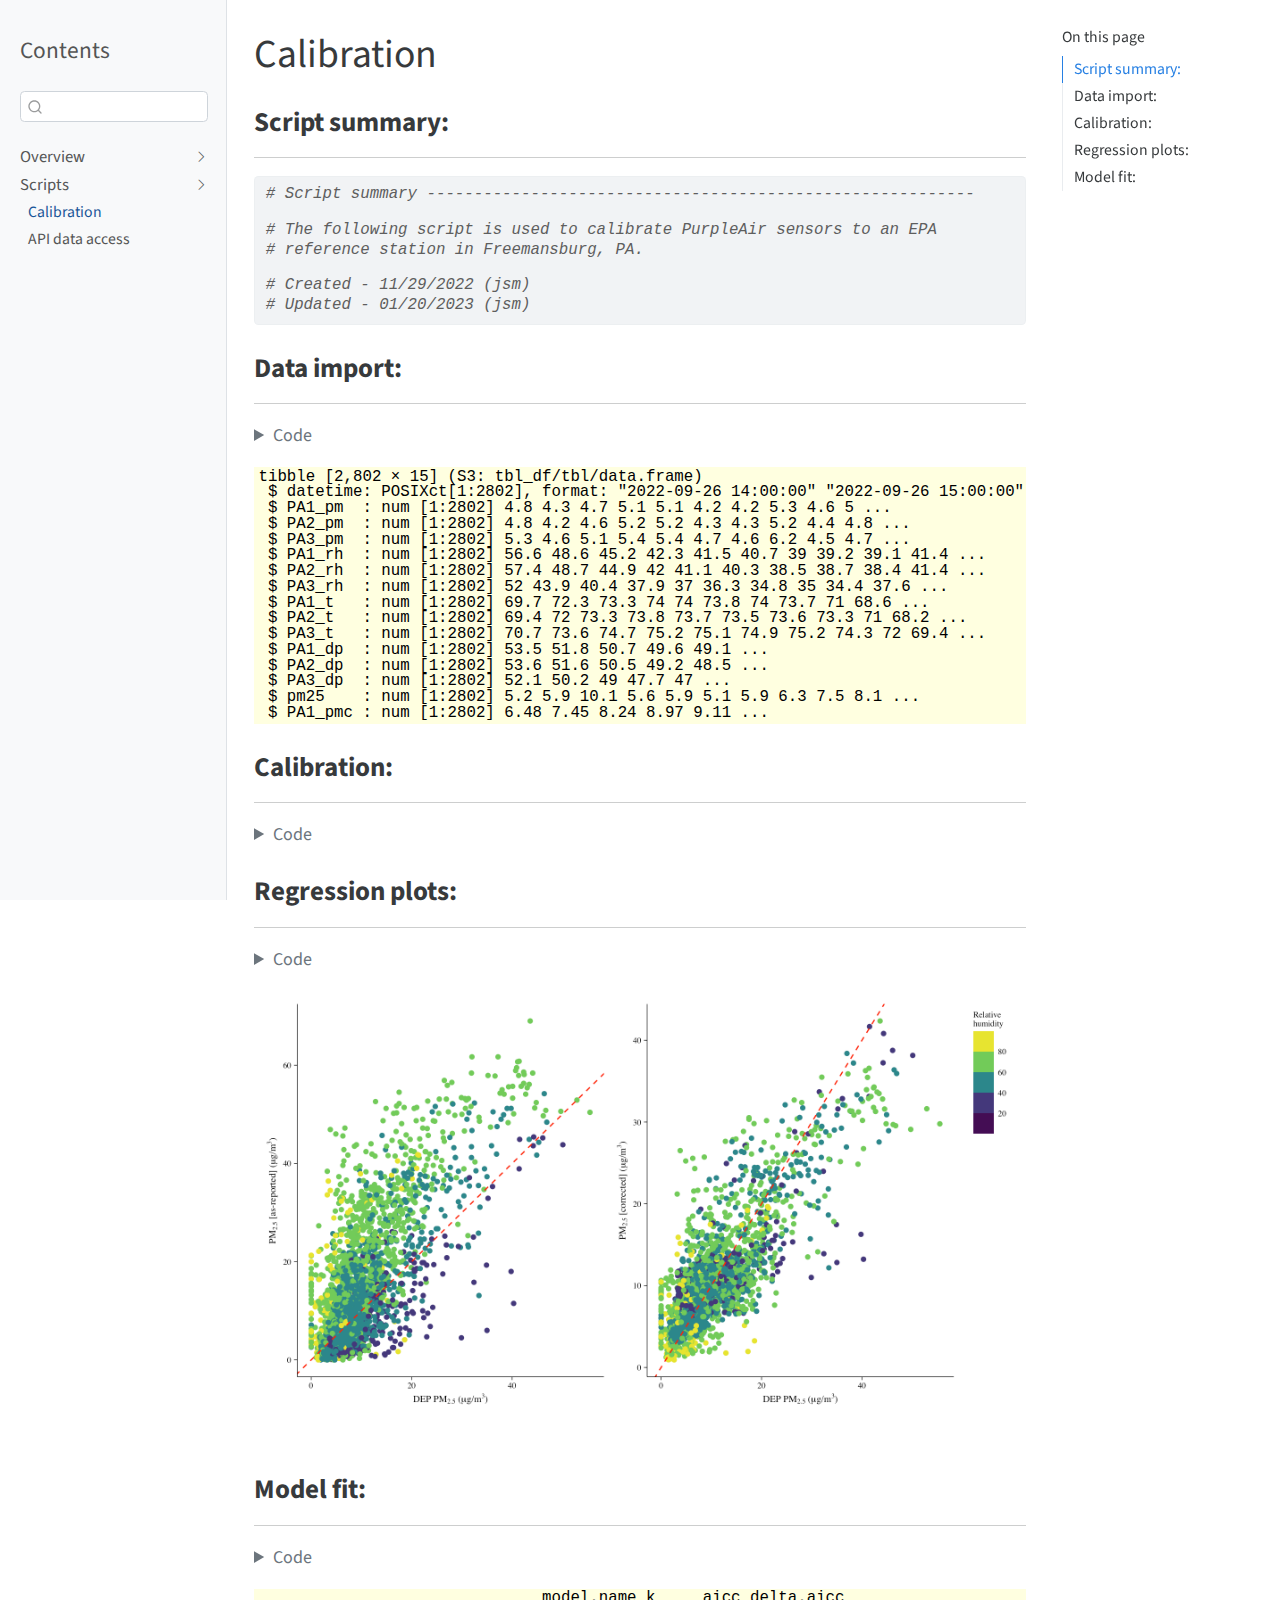
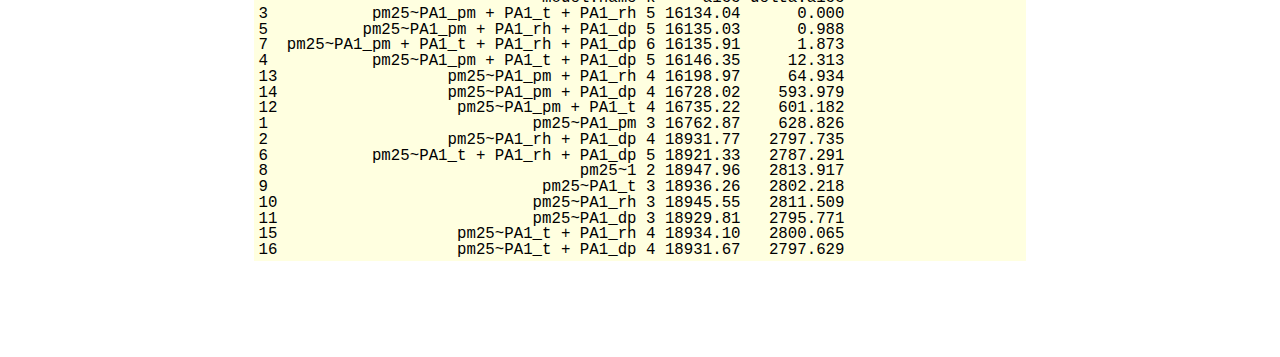
<file: docs/calibration.html>
<!DOCTYPE html>
<html xmlns="http://www.w3.org/1999/xhtml" lang="en" xml:lang="en"><head>

<meta charset="utf-8">
<meta name="generator" content="quarto-1.1.251">

<meta name="viewport" content="width=device-width, initial-scale=1.0, user-scalable=yes">


<title>Contents - Calibration</title>
<style>
code{white-space: pre-wrap;}
span.smallcaps{font-variant: small-caps;}
div.columns{display: flex; gap: min(4vw, 1.5em);}
div.column{flex: auto; overflow-x: auto;}
div.hanging-indent{margin-left: 1.5em; text-indent: -1.5em;}
ul.task-list{list-style: none;}
ul.task-list li input[type="checkbox"] {
  width: 0.8em;
  margin: 0 0.8em 0.2em -1.6em;
  vertical-align: middle;
}
pre > code.sourceCode { white-space: pre; position: relative; }
pre > code.sourceCode > span { display: inline-block; line-height: 1.25; }
pre > code.sourceCode > span:empty { height: 1.2em; }
.sourceCode { overflow: visible; }
code.sourceCode > span { color: inherit; text-decoration: inherit; }
div.sourceCode { margin: 1em 0; }
pre.sourceCode { margin: 0; }
@media screen {
div.sourceCode { overflow: auto; }
}
@media print {
pre > code.sourceCode { white-space: pre-wrap; }
pre > code.sourceCode > span { text-indent: -5em; padding-left: 5em; }
}
pre.numberSource code
  { counter-reset: source-line 0; }
pre.numberSource code > span
  { position: relative; left: -4em; counter-increment: source-line; }
pre.numberSource code > span > a:first-child::before
  { content: counter(source-line);
    position: relative; left: -1em; text-align: right; vertical-align: baseline;
    border: none; display: inline-block;
    -webkit-touch-callout: none; -webkit-user-select: none;
    -khtml-user-select: none; -moz-user-select: none;
    -ms-user-select: none; user-select: none;
    padding: 0 4px; width: 4em;
    color: #aaaaaa;
  }
pre.numberSource { margin-left: 3em; border-left: 1px solid #aaaaaa;  padding-left: 4px; }
div.sourceCode
  {   }
@media screen {
pre > code.sourceCode > span > a:first-child::before { text-decoration: underline; }
}
code span.al { color: #ff0000; font-weight: bold; } /* Alert */
code span.an { color: #60a0b0; font-weight: bold; font-style: italic; } /* Annotation */
code span.at { color: #7d9029; } /* Attribute */
code span.bn { color: #40a070; } /* BaseN */
code span.bu { color: #008000; } /* BuiltIn */
code span.cf { color: #007020; font-weight: bold; } /* ControlFlow */
code span.ch { color: #4070a0; } /* Char */
code span.cn { color: #880000; } /* Constant */
code span.co { color: #60a0b0; font-style: italic; } /* Comment */
code span.cv { color: #60a0b0; font-weight: bold; font-style: italic; } /* CommentVar */
code span.do { color: #ba2121; font-style: italic; } /* Documentation */
code span.dt { color: #902000; } /* DataType */
code span.dv { color: #40a070; } /* DecVal */
code span.er { color: #ff0000; font-weight: bold; } /* Error */
code span.ex { } /* Extension */
code span.fl { color: #40a070; } /* Float */
code span.fu { color: #06287e; } /* Function */
code span.im { color: #008000; font-weight: bold; } /* Import */
code span.in { color: #60a0b0; font-weight: bold; font-style: italic; } /* Information */
code span.kw { color: #007020; font-weight: bold; } /* Keyword */
code span.op { color: #666666; } /* Operator */
code span.ot { color: #007020; } /* Other */
code span.pp { color: #bc7a00; } /* Preprocessor */
code span.sc { color: #4070a0; } /* SpecialChar */
code span.ss { color: #bb6688; } /* SpecialString */
code span.st { color: #4070a0; } /* String */
code span.va { color: #19177c; } /* Variable */
code span.vs { color: #4070a0; } /* VerbatimString */
code span.wa { color: #60a0b0; font-weight: bold; font-style: italic; } /* Warning */
</style>


<script src="site_libs/quarto-nav/quarto-nav.js"></script>
<script src="site_libs/quarto-nav/headroom.min.js"></script>
<script src="site_libs/clipboard/clipboard.min.js"></script>
<script src="site_libs/quarto-search/autocomplete.umd.js"></script>
<script src="site_libs/quarto-search/fuse.min.js"></script>
<script src="site_libs/quarto-search/quarto-search.js"></script>
<meta name="quarto:offset" content="./">
<script src="site_libs/quarto-html/quarto.js"></script>
<script src="site_libs/quarto-html/popper.min.js"></script>
<script src="site_libs/quarto-html/tippy.umd.min.js"></script>
<script src="site_libs/quarto-html/anchor.min.js"></script>
<link href="site_libs/quarto-html/tippy.css" rel="stylesheet">
<link href="site_libs/quarto-html/quarto-syntax-highlighting.css" rel="stylesheet" id="quarto-text-highlighting-styles">
<script src="site_libs/bootstrap/bootstrap.min.js"></script>
<link href="site_libs/bootstrap/bootstrap-icons.css" rel="stylesheet">
<link href="site_libs/bootstrap/bootstrap.min.css" rel="stylesheet" id="quarto-bootstrap" data-mode="light">
<script id="quarto-search-options" type="application/json">{
  "location": "sidebar",
  "copy-button": false,
  "collapse-after": 3,
  "panel-placement": "start",
  "type": "textbox",
  "limit": 20,
  "language": {
    "search-no-results-text": "No results",
    "search-matching-documents-text": "matching documents",
    "search-copy-link-title": "Copy link to search",
    "search-hide-matches-text": "Hide additional matches",
    "search-more-match-text": "more match in this document",
    "search-more-matches-text": "more matches in this document",
    "search-clear-button-title": "Clear",
    "search-detached-cancel-button-title": "Cancel",
    "search-submit-button-title": "Submit"
  }
}</script>


<link rel="stylesheet" href="styles.css">
</head>

<body class="nav-sidebar docked">

<div id="quarto-search-results"></div>
  <header id="quarto-header" class="headroom fixed-top">
  <nav class="quarto-secondary-nav" data-bs-toggle="collapse" data-bs-target="#quarto-sidebar" aria-controls="quarto-sidebar" aria-expanded="false" aria-label="Toggle sidebar navigation" onclick="if (window.quartoToggleHeadroom) { window.quartoToggleHeadroom(); }">
    <div class="container-fluid d-flex justify-content-between">
      <h1 class="quarto-secondary-nav-title">Calibration</h1>
      <button type="button" class="quarto-btn-toggle btn" aria-label="Show secondary navigation">
        <i class="bi bi-chevron-right"></i>
      </button>
    </div>
  </nav>
</header>
<!-- content -->
<div id="quarto-content" class="quarto-container page-columns page-rows-contents page-layout-article">
<!-- sidebar -->
  <nav id="quarto-sidebar" class="sidebar collapse sidebar-navigation docked overflow-auto">
    <div class="pt-lg-2 mt-2 text-left sidebar-header">
    <div class="sidebar-title mb-0 py-0">
      <a href="./">Contents</a> 
    </div>
      </div>
      <div class="mt-2 flex-shrink-0 align-items-center">
        <div class="sidebar-search">
        <div id="quarto-search" class="" title="Search"></div>
        </div>
      </div>
    <div class="sidebar-menu-container"> 
    <ul class="list-unstyled mt-1">
        <li class="sidebar-item sidebar-item-section">
      <div class="sidebar-item-container"> 
            <a class="sidebar-item-text sidebar-link text-start collapsed" data-bs-toggle="collapse" data-bs-target="#quarto-sidebar-section-1" aria-expanded="false">Overview</a>
          <a class="sidebar-item-toggle text-start collapsed" data-bs-toggle="collapse" data-bs-target="#quarto-sidebar-section-1" aria-expanded="false">
            <i class="bi bi-chevron-right ms-2"></i>
          </a> 
      </div>
      <ul id="quarto-sidebar-section-1" class="collapse list-unstyled sidebar-section depth1 ">  
          <li class="sidebar-item">
  <div class="sidebar-item-container"> 
  <a href="./index.html" class="sidebar-item-text sidebar-link">Lehigh Valley Air Quality</a>
  </div>
</li>
      </ul>
  </li>
        <li class="sidebar-item sidebar-item-section">
      <div class="sidebar-item-container"> 
            <a class="sidebar-item-text sidebar-link text-start" data-bs-toggle="collapse" data-bs-target="#quarto-sidebar-section-2" aria-expanded="true">Scripts</a>
          <a class="sidebar-item-toggle text-start" data-bs-toggle="collapse" data-bs-target="#quarto-sidebar-section-2" aria-expanded="true">
            <i class="bi bi-chevron-right ms-2"></i>
          </a> 
      </div>
      <ul id="quarto-sidebar-section-2" class="collapse list-unstyled sidebar-section depth1 show">  
          <li class="sidebar-item">
  <div class="sidebar-item-container"> 
  <a href="./calibration.html" class="sidebar-item-text sidebar-link active">Calibration</a>
  </div>
</li>
          <li class="sidebar-item">
  <div class="sidebar-item-container"> 
  <a href="./purpleairapi.html" class="sidebar-item-text sidebar-link">API data access</a>
  </div>
</li>
      </ul>
  </li>
    </ul>
    </div>
</nav>
<!-- margin-sidebar -->
    <div id="quarto-margin-sidebar" class="sidebar margin-sidebar">
        <nav id="TOC" role="doc-toc" class="toc-active">
    <h2 id="toc-title">On this page</h2>
   
  <ul>
  <li><a href="#script-summary" id="toc-script-summary" class="nav-link active" data-scroll-target="#script-summary"><strong>Script summary:</strong></a></li>
  <li><a href="#data-import" id="toc-data-import" class="nav-link" data-scroll-target="#data-import"><strong>Data import:</strong></a></li>
  <li><a href="#calibration" id="toc-calibration" class="nav-link" data-scroll-target="#calibration"><strong>Calibration:</strong></a></li>
  <li><a href="#regression-plots" id="toc-regression-plots" class="nav-link" data-scroll-target="#regression-plots"><strong>Regression plots:</strong></a></li>
  <li><a href="#model-fit" id="toc-model-fit" class="nav-link" data-scroll-target="#model-fit"><strong>Model fit:</strong></a></li>
  </ul>
</nav>
    </div>
<!-- main -->
<main class="content" id="quarto-document-content">

<header id="title-block-header" class="quarto-title-block default">
<div class="quarto-title">
<h1 class="title d-none d-lg-block">Calibration</h1>
</div>



<div class="quarto-title-meta">

    
    
  </div>
  

</header>

<style>
  pre {
    background-color: lightyellow;
    white-space: pre-wrap;
    line-height: 100%;
  }
</style>
<section id="script-summary" class="level3">
<h3 class="anchored" data-anchor-id="script-summary"><strong>Script summary:</strong></h3>
<hr>
<div class="cell">
<div class="sourceCode cell-code" id="cb1"><pre class="sourceCode r code-with-copy"><code class="sourceCode r"><span id="cb1-1"><a href="#cb1-1" aria-hidden="true" tabindex="-1"></a><span class="co"># Script summary ----------------------------------------------------------</span></span>
<span id="cb1-2"><a href="#cb1-2" aria-hidden="true" tabindex="-1"></a></span>
<span id="cb1-3"><a href="#cb1-3" aria-hidden="true" tabindex="-1"></a><span class="co"># The following script is used to calibrate PurpleAir sensors to an EPA</span></span>
<span id="cb1-4"><a href="#cb1-4" aria-hidden="true" tabindex="-1"></a><span class="co"># reference station in Freemansburg, PA.</span></span>
<span id="cb1-5"><a href="#cb1-5" aria-hidden="true" tabindex="-1"></a></span>
<span id="cb1-6"><a href="#cb1-6" aria-hidden="true" tabindex="-1"></a><span class="co"># Created - 11/29/2022 (jsm)</span></span>
<span id="cb1-7"><a href="#cb1-7" aria-hidden="true" tabindex="-1"></a><span class="co"># Updated - 01/20/2023 (jsm)</span></span></code><button title="Copy to Clipboard" class="code-copy-button"><i class="bi"></i></button></pre></div>
</div>
</section>
<section id="data-import" class="level3">
<h3 class="anchored" data-anchor-id="data-import"><strong>Data import:</strong></h3>
<hr>
<div class="cell">
<details>
<summary>Code</summary>
<div class="sourceCode cell-code" id="cb2"><pre class="sourceCode r code-with-copy"><code class="sourceCode r"><span id="cb2-1"><a href="#cb2-1" aria-hidden="true" tabindex="-1"></a><span class="co"># Packages ----------------------------------------------------------------</span></span>
<span id="cb2-2"><a href="#cb2-2" aria-hidden="true" tabindex="-1"></a></span>
<span id="cb2-3"><a href="#cb2-3" aria-hidden="true" tabindex="-1"></a><span class="co"># Install and load required packages</span></span>
<span id="cb2-4"><a href="#cb2-4" aria-hidden="true" tabindex="-1"></a>pacman<span class="sc">::</span><span class="fu">p_load</span>(tidyverse, lubridate, patchwork, weathermetrics)</span>
<span id="cb2-5"><a href="#cb2-5" aria-hidden="true" tabindex="-1"></a></span>
<span id="cb2-6"><a href="#cb2-6" aria-hidden="true" tabindex="-1"></a><span class="co"># Data --------------------------------------------------------------------</span></span>
<span id="cb2-7"><a href="#cb2-7" aria-hidden="true" tabindex="-1"></a></span>
<span id="cb2-8"><a href="#cb2-8" aria-hidden="true" tabindex="-1"></a><span class="co"># EPA reference station</span></span>
<span id="cb2-9"><a href="#cb2-9" aria-hidden="true" tabindex="-1"></a><span class="co"># Build query string for EPA AirNow API</span></span>
<span id="cb2-10"><a href="#cb2-10" aria-hidden="true" tabindex="-1"></a><span class="co"># Note this requires an account and an API key for access</span></span>
<span id="cb2-11"><a href="#cb2-11" aria-hidden="true" tabindex="-1"></a></span>
<span id="cb2-12"><a href="#cb2-12" aria-hidden="true" tabindex="-1"></a><span class="fu">readRenviron</span>(<span class="st">'.Renviron'</span>)</span>
<span id="cb2-13"><a href="#cb2-13" aria-hidden="true" tabindex="-1"></a>airnow.api  <span class="ot">&lt;-</span> <span class="fu">Sys.getenv</span>(<span class="st">'airnow'</span>)</span>
<span id="cb2-14"><a href="#cb2-14" aria-hidden="true" tabindex="-1"></a></span>
<span id="cb2-15"><a href="#cb2-15" aria-hidden="true" tabindex="-1"></a>query <span class="ot">&lt;-</span> {</span>
<span id="cb2-16"><a href="#cb2-16" aria-hidden="true" tabindex="-1"></a>  base.url <span class="ot">&lt;-</span> <span class="st">'https://www.airnowapi.org/aq/data/?'</span></span>
<span id="cb2-17"><a href="#cb2-17" aria-hidden="true" tabindex="-1"></a>  date.url <span class="ot">&lt;-</span> <span class="st">'startDate=2022-01-01T05&amp;endDate=2024-01-01T05&amp;'</span></span>
<span id="cb2-18"><a href="#cb2-18" aria-hidden="true" tabindex="-1"></a>  bbox.url <span class="ot">&lt;-</span> <span class="st">'parameters=PM25&amp;BBOX=-75.410830,40.603913,-75.289980,40.699767&amp;'</span></span>
<span id="cb2-19"><a href="#cb2-19" aria-hidden="true" tabindex="-1"></a>  data.url <span class="ot">&lt;-</span> <span class="st">'dataType=B&amp;format=text/csv&amp;verbose=1&amp;monitorType=0&amp;includerawconcentrations=1&amp;'</span></span>
<span id="cb2-20"><a href="#cb2-20" aria-hidden="true" tabindex="-1"></a>  api.key  <span class="ot">&lt;-</span> <span class="fu">paste0</span>(<span class="st">'API_KEY='</span>, airnow.api)</span>
<span id="cb2-21"><a href="#cb2-21" aria-hidden="true" tabindex="-1"></a>  query <span class="ot">&lt;-</span> <span class="fu">paste0</span>(base.url,date.url,bbox.url,data.url,api.key)</span>
<span id="cb2-22"><a href="#cb2-22" aria-hidden="true" tabindex="-1"></a>}</span>
<span id="cb2-23"><a href="#cb2-23" aria-hidden="true" tabindex="-1"></a></span>
<span id="cb2-24"><a href="#cb2-24" aria-hidden="true" tabindex="-1"></a><span class="co"># Read in EPA data from API query</span></span>
<span id="cb2-25"><a href="#cb2-25" aria-hidden="true" tabindex="-1"></a>query  <span class="ot">&lt;-</span> <span class="fu">read_csv</span>(query, <span class="at">col_names=</span><span class="cn">FALSE</span>)</span>
<span id="cb2-26"><a href="#cb2-26" aria-hidden="true" tabindex="-1"></a>df.dep <span class="ot">&lt;-</span> query <span class="sc">%&gt;%</span></span>
<span id="cb2-27"><a href="#cb2-27" aria-hidden="true" tabindex="-1"></a>  <span class="fu">select</span>(X3,X7) <span class="sc">%&gt;%</span></span>
<span id="cb2-28"><a href="#cb2-28" aria-hidden="true" tabindex="-1"></a>  <span class="fu">rename</span>(<span class="at">datetime=</span><span class="dv">1</span>,</span>
<span id="cb2-29"><a href="#cb2-29" aria-hidden="true" tabindex="-1"></a>         <span class="at">pm25=</span><span class="dv">2</span>) <span class="sc">%&gt;%</span></span>
<span id="cb2-30"><a href="#cb2-30" aria-hidden="true" tabindex="-1"></a>  <span class="fu">mutate</span>(<span class="at">datetime=</span>datetime<span class="sc">-</span><span class="fu">hours</span>(<span class="dv">5</span>),</span>
<span id="cb2-31"><a href="#cb2-31" aria-hidden="true" tabindex="-1"></a>         <span class="at">sensor_index=</span><span class="st">'Freemansburg DEP'</span>) <span class="sc">%&gt;%</span></span>
<span id="cb2-32"><a href="#cb2-32" aria-hidden="true" tabindex="-1"></a>  <span class="fu">mutate</span>(<span class="at">pm25=</span><span class="fu">case_when</span>(</span>
<span id="cb2-33"><a href="#cb2-33" aria-hidden="true" tabindex="-1"></a>    pm25 <span class="sc">&lt;</span> <span class="dv">0</span> <span class="sc">~</span> <span class="cn">NA_real_</span>,</span>
<span id="cb2-34"><a href="#cb2-34" aria-hidden="true" tabindex="-1"></a>    <span class="cn">TRUE</span> <span class="sc">~</span> pm25</span>
<span id="cb2-35"><a href="#cb2-35" aria-hidden="true" tabindex="-1"></a>  ))</span>
<span id="cb2-36"><a href="#cb2-36" aria-hidden="true" tabindex="-1"></a></span>
<span id="cb2-37"><a href="#cb2-37" aria-hidden="true" tabindex="-1"></a><span class="co"># PurpleAir data</span></span>
<span id="cb2-38"><a href="#cb2-38" aria-hidden="true" tabindex="-1"></a><span class="co"># Data are exported from SQL database hosted on gisweb server</span></span>
<span id="cb2-39"><a href="#cb2-39" aria-hidden="true" tabindex="-1"></a>df.pa <span class="ot">&lt;-</span> <span class="fu">read_csv</span>(<span class="st">'data/fb_sensor_export.csv'</span>) <span class="sc">%&gt;%</span></span>
<span id="cb2-40"><a href="#cb2-40" aria-hidden="true" tabindex="-1"></a>  <span class="fu">arrange</span>(sensor_index, time_stamp) <span class="sc">%&gt;%</span></span>
<span id="cb2-41"><a href="#cb2-41" aria-hidden="true" tabindex="-1"></a>  <span class="co"># Convert timestamp to datetime</span></span>
<span id="cb2-42"><a href="#cb2-42" aria-hidden="true" tabindex="-1"></a>  <span class="fu">mutate</span>(<span class="at">datetime=</span><span class="fu">as_datetime</span>(time_stamp, <span class="at">tz=</span><span class="st">'EST5EDT'</span>)) <span class="sc">%&gt;%</span></span>
<span id="cb2-43"><a href="#cb2-43" aria-hidden="true" tabindex="-1"></a>  <span class="co"># Remove minutes from time</span></span>
<span id="cb2-44"><a href="#cb2-44" aria-hidden="true" tabindex="-1"></a>  <span class="fu">mutate</span>(<span class="at">datetime=</span><span class="fu">as.POSIXct</span>(<span class="fu">paste</span>(datetime), <span class="at">format=</span><span class="st">"%Y-%m-%d %H"</span>)) <span class="sc">%&gt;%</span></span>
<span id="cb2-45"><a href="#cb2-45" aria-hidden="true" tabindex="-1"></a>  <span class="co"># Group by sensor and datetime and calculate hourly averages</span></span>
<span id="cb2-46"><a href="#cb2-46" aria-hidden="true" tabindex="-1"></a>  <span class="fu">group_by</span>(sensor_index,datetime) <span class="sc">%&gt;%</span></span>
<span id="cb2-47"><a href="#cb2-47" aria-hidden="true" tabindex="-1"></a>  <span class="fu">summarize</span>(<span class="at">pm25=</span><span class="fu">round</span>(<span class="fu">mean</span>(pm2_5, <span class="at">na.rm=</span><span class="cn">TRUE</span>),<span class="dv">1</span>),</span>
<span id="cb2-48"><a href="#cb2-48" aria-hidden="true" tabindex="-1"></a>            <span class="at">rh=</span><span class="fu">round</span>(<span class="fu">mean</span>(humidity, <span class="at">na.rm=</span><span class="cn">TRUE</span>),<span class="dv">1</span>),</span>
<span id="cb2-49"><a href="#cb2-49" aria-hidden="true" tabindex="-1"></a>            <span class="at">t=</span><span class="fu">round</span>(<span class="fu">mean</span>(temperature, <span class="at">na.rm=</span><span class="cn">TRUE</span>),<span class="dv">1</span>)) <span class="sc">%&gt;%</span></span>
<span id="cb2-50"><a href="#cb2-50" aria-hidden="true" tabindex="-1"></a>  <span class="fu">ungroup</span>() <span class="sc">%&gt;%</span></span>
<span id="cb2-51"><a href="#cb2-51" aria-hidden="true" tabindex="-1"></a>  <span class="fu">mutate</span>(<span class="at">sensor_index=</span><span class="fu">case_when</span>(</span>
<span id="cb2-52"><a href="#cb2-52" aria-hidden="true" tabindex="-1"></a>    sensor_index <span class="sc">==</span> <span class="dv">108584</span> <span class="sc">~</span> <span class="st">'Freemansburg PA1'</span>,</span>
<span id="cb2-53"><a href="#cb2-53" aria-hidden="true" tabindex="-1"></a>    sensor_index <span class="sc">==</span> <span class="dv">108706</span> <span class="sc">~</span> <span class="st">'Freemansburg PA2'</span>,</span>
<span id="cb2-54"><a href="#cb2-54" aria-hidden="true" tabindex="-1"></a>    <span class="cn">TRUE</span> <span class="sc">~</span> <span class="st">'Freemansburg PA3'</span></span>
<span id="cb2-55"><a href="#cb2-55" aria-hidden="true" tabindex="-1"></a>  )) <span class="sc">%&gt;%</span></span>
<span id="cb2-56"><a href="#cb2-56" aria-hidden="true" tabindex="-1"></a>  <span class="fu">relocate</span>(sensor_index, <span class="at">.after=</span><span class="st">'pm25'</span>)</span>
<span id="cb2-57"><a href="#cb2-57" aria-hidden="true" tabindex="-1"></a></span>
<span id="cb2-58"><a href="#cb2-58" aria-hidden="true" tabindex="-1"></a><span class="co"># Convert from long to wide format</span></span>
<span id="cb2-59"><a href="#cb2-59" aria-hidden="true" tabindex="-1"></a>df.pa.wide <span class="ot">&lt;-</span> df.pa <span class="sc">|&gt;</span> </span>
<span id="cb2-60"><a href="#cb2-60" aria-hidden="true" tabindex="-1"></a>  <span class="fu">pivot_wider</span>(<span class="at">values_from=</span><span class="fu">c</span>(pm25,rh,t), <span class="at">names_from=</span>sensor_index) <span class="sc">|&gt;</span> </span>
<span id="cb2-61"><a href="#cb2-61" aria-hidden="true" tabindex="-1"></a>  <span class="fu">rename</span>(<span class="at">PA1_pm=</span><span class="dv">2</span>,<span class="at">PA2_pm=</span><span class="dv">3</span>,<span class="at">PA3_pm=</span><span class="dv">4</span>,<span class="at">PA1_rh=</span><span class="dv">5</span>,<span class="at">PA2_rh=</span><span class="dv">6</span>,<span class="at">PA3_rh=</span><span class="dv">7</span>,<span class="at">PA1_t=</span><span class="dv">8</span>,<span class="at">PA2_t=</span><span class="dv">9</span>,<span class="at">PA3_t=</span><span class="dv">10</span>) <span class="sc">|&gt;</span> </span>
<span id="cb2-62"><a href="#cb2-62" aria-hidden="true" tabindex="-1"></a>  <span class="co"># Calculate dew point from humidity and temperature</span></span>
<span id="cb2-63"><a href="#cb2-63" aria-hidden="true" tabindex="-1"></a>  <span class="fu">mutate</span>(</span>
<span id="cb2-64"><a href="#cb2-64" aria-hidden="true" tabindex="-1"></a>    <span class="at">PA1_dp=</span><span class="fu">humidity.to.dewpoint</span>(PA1_rh, PA1_t, <span class="at">temperature.metric =</span> <span class="st">"fahrenheit"</span>),</span>
<span id="cb2-65"><a href="#cb2-65" aria-hidden="true" tabindex="-1"></a>    <span class="at">PA2_dp=</span><span class="fu">humidity.to.dewpoint</span>(PA2_rh, PA2_t, <span class="at">temperature.metric =</span> <span class="st">"fahrenheit"</span>),</span>
<span id="cb2-66"><a href="#cb2-66" aria-hidden="true" tabindex="-1"></a>    <span class="at">PA3_dp=</span><span class="fu">humidity.to.dewpoint</span>(PA3_rh, PA3_t, <span class="at">temperature.metric =</span> <span class="st">"fahrenheit"</span>)</span>
<span id="cb2-67"><a href="#cb2-67" aria-hidden="true" tabindex="-1"></a>  )</span>
<span id="cb2-68"><a href="#cb2-68" aria-hidden="true" tabindex="-1"></a></span>
<span id="cb2-69"><a href="#cb2-69" aria-hidden="true" tabindex="-1"></a><span class="co"># Join PurpleAir data with DEP reference data by datetime</span></span>
<span id="cb2-70"><a href="#cb2-70" aria-hidden="true" tabindex="-1"></a>df.pm25 <span class="ot">&lt;-</span> df.pa.wide <span class="sc">|&gt;</span> </span>
<span id="cb2-71"><a href="#cb2-71" aria-hidden="true" tabindex="-1"></a>  <span class="fu">left_join</span>(df.dep,<span class="at">by=</span><span class="st">'datetime'</span>) <span class="sc">|&gt;</span> </span>
<span id="cb2-72"><a href="#cb2-72" aria-hidden="true" tabindex="-1"></a>  <span class="fu">select</span>(<span class="sc">-</span>sensor_index)</span>
<span id="cb2-73"><a href="#cb2-73" aria-hidden="true" tabindex="-1"></a></span>
<span id="cb2-74"><a href="#cb2-74" aria-hidden="true" tabindex="-1"></a><span class="fu">str</span>(df.pm25)</span></code><button title="Copy to Clipboard" class="code-copy-button"><i class="bi"></i></button></pre></div>
</details>
</div>
<div class="cell">
<div class="cell-output cell-output-stdout">
<pre><code>tibble [2,802 × 15] (S3: tbl_df/tbl/data.frame)
 $ datetime: POSIXct[1:2802], format: "2022-09-26 14:00:00" "2022-09-26 15:00:00" ...
 $ PA1_pm  : num [1:2802] 4.8 4.3 4.7 5.1 5.1 4.2 4.2 5.3 4.6 5 ...
 $ PA2_pm  : num [1:2802] 4.8 4.2 4.6 5.2 5.2 4.3 4.3 5.2 4.4 4.8 ...
 $ PA3_pm  : num [1:2802] 5.3 4.6 5.1 5.4 5.4 4.7 4.6 6.2 4.5 4.7 ...
 $ PA1_rh  : num [1:2802] 56.6 48.6 45.2 42.3 41.5 40.7 39 39.2 39.1 41.4 ...
 $ PA2_rh  : num [1:2802] 57.4 48.7 44.9 42 41.1 40.3 38.5 38.7 38.4 41.4 ...
 $ PA3_rh  : num [1:2802] 52 43.9 40.4 37.9 37 36.3 34.8 35 34.4 37.6 ...
 $ PA1_t   : num [1:2802] 69.7 72.3 73.3 74 74 73.8 74 73.7 71 68.6 ...
 $ PA2_t   : num [1:2802] 69.4 72 73.3 73.8 73.7 73.5 73.6 73.3 71 68.2 ...
 $ PA3_t   : num [1:2802] 70.7 73.6 74.7 75.2 75.1 74.9 75.2 74.3 72 69.4 ...
 $ PA1_dp  : num [1:2802] 53.5 51.8 50.7 49.6 49.1 ...
 $ PA2_dp  : num [1:2802] 53.6 51.6 50.5 49.2 48.5 ...
 $ PA3_dp  : num [1:2802] 52.1 50.2 49 47.7 47 ...
 $ pm25    : num [1:2802] 5.2 5.9 10.1 5.6 5.9 5.1 5.9 6.3 7.5 8.1 ...
 $ PA1_pmc : num [1:2802] 6.48 7.45 8.24 8.97 9.11 ...</code></pre>
</div>
</div>
</section>
<section id="calibration" class="level3">
<h3 class="anchored" data-anchor-id="calibration"><strong>Calibration:</strong></h3>
<hr>
<div class="cell">
<details>
<summary>Code</summary>
<div class="sourceCode cell-code" id="cb4"><pre class="sourceCode r code-with-copy"><code class="sourceCode r"><span id="cb4-1"><a href="#cb4-1" aria-hidden="true" tabindex="-1"></a><span class="co"># Regression model for PM2.5 greater than 20</span></span>
<span id="cb4-2"><a href="#cb4-2" aria-hidden="true" tabindex="-1"></a>pa1.mod1 <span class="ot">&lt;-</span> <span class="fu">lm</span>(pm25 <span class="sc">~</span> PA1_pm <span class="sc">+</span> PA1_t <span class="sc">+</span> PA1_rh <span class="sc">+</span> PA1_dp,</span>
<span id="cb4-3"><a href="#cb4-3" aria-hidden="true" tabindex="-1"></a>               <span class="at">data =</span> df.pm25[df.pm25<span class="sc">$</span>PA1_pm<span class="sc">&gt;</span><span class="dv">20</span>,])</span>
<span id="cb4-4"><a href="#cb4-4" aria-hidden="true" tabindex="-1"></a><span class="fu">summary</span>(pa1.mod1)</span>
<span id="cb4-5"><a href="#cb4-5" aria-hidden="true" tabindex="-1"></a></span>
<span id="cb4-6"><a href="#cb4-6" aria-hidden="true" tabindex="-1"></a><span class="co"># Regression model for PM2.5 less than or equal to 20</span></span>
<span id="cb4-7"><a href="#cb4-7" aria-hidden="true" tabindex="-1"></a>pa1.mod2 <span class="ot">&lt;-</span> <span class="fu">lm</span>(pm25 <span class="sc">~</span> PA1_pm <span class="sc">+</span> PA1_t <span class="sc">+</span> PA1_rh <span class="sc">+</span> PA1_dp,</span>
<span id="cb4-8"><a href="#cb4-8" aria-hidden="true" tabindex="-1"></a>               <span class="at">data =</span> df.pm25[df.pm25<span class="sc">$</span>PA1_pm<span class="sc">&lt;=</span><span class="dv">20</span>,])</span>
<span id="cb4-9"><a href="#cb4-9" aria-hidden="true" tabindex="-1"></a><span class="fu">summary</span>(pa1.mod2)</span>
<span id="cb4-10"><a href="#cb4-10" aria-hidden="true" tabindex="-1"></a></span>
<span id="cb4-11"><a href="#cb4-11" aria-hidden="true" tabindex="-1"></a><span class="co"># Set regression coefficients </span></span>
<span id="cb4-12"><a href="#cb4-12" aria-hidden="true" tabindex="-1"></a>{</span>
<span id="cb4-13"><a href="#cb4-13" aria-hidden="true" tabindex="-1"></a>  b0 <span class="ot">&lt;-</span> pa1.mod1<span class="sc">$</span>coefficients[[<span class="dv">1</span>]]</span>
<span id="cb4-14"><a href="#cb4-14" aria-hidden="true" tabindex="-1"></a>  b1 <span class="ot">&lt;-</span> pa1.mod1<span class="sc">$</span>coefficients[[<span class="dv">2</span>]] </span>
<span id="cb4-15"><a href="#cb4-15" aria-hidden="true" tabindex="-1"></a>  b2 <span class="ot">&lt;-</span> pa1.mod1<span class="sc">$</span>coefficients[[<span class="dv">3</span>]] </span>
<span id="cb4-16"><a href="#cb4-16" aria-hidden="true" tabindex="-1"></a>  b3 <span class="ot">&lt;-</span> pa1.mod1<span class="sc">$</span>coefficients[[<span class="dv">4</span>]]</span>
<span id="cb4-17"><a href="#cb4-17" aria-hidden="true" tabindex="-1"></a>  b4 <span class="ot">&lt;-</span> pa1.mod1<span class="sc">$</span>coefficients[[<span class="dv">5</span>]]</span>
<span id="cb4-18"><a href="#cb4-18" aria-hidden="true" tabindex="-1"></a>  </span>
<span id="cb4-19"><a href="#cb4-19" aria-hidden="true" tabindex="-1"></a>  y0 <span class="ot">&lt;-</span> pa1.mod2<span class="sc">$</span>coefficients[[<span class="dv">1</span>]]</span>
<span id="cb4-20"><a href="#cb4-20" aria-hidden="true" tabindex="-1"></a>  y1 <span class="ot">&lt;-</span> pa1.mod2<span class="sc">$</span>coefficients[[<span class="dv">2</span>]] </span>
<span id="cb4-21"><a href="#cb4-21" aria-hidden="true" tabindex="-1"></a>  y2 <span class="ot">&lt;-</span> pa1.mod2<span class="sc">$</span>coefficients[[<span class="dv">3</span>]] </span>
<span id="cb4-22"><a href="#cb4-22" aria-hidden="true" tabindex="-1"></a>  y3 <span class="ot">&lt;-</span> pa1.mod2<span class="sc">$</span>coefficients[[<span class="dv">4</span>]]</span>
<span id="cb4-23"><a href="#cb4-23" aria-hidden="true" tabindex="-1"></a>  y4 <span class="ot">&lt;-</span> pa1.mod2<span class="sc">$</span>coefficients[[<span class="dv">5</span>]]</span>
<span id="cb4-24"><a href="#cb4-24" aria-hidden="true" tabindex="-1"></a>}</span>
<span id="cb4-25"><a href="#cb4-25" aria-hidden="true" tabindex="-1"></a></span>
<span id="cb4-26"><a href="#cb4-26" aria-hidden="true" tabindex="-1"></a><span class="co"># Calculate corrected pm2.5 values</span></span>
<span id="cb4-27"><a href="#cb4-27" aria-hidden="true" tabindex="-1"></a>df.pm25 <span class="ot">&lt;-</span> df.pm25 <span class="sc">|&gt;</span> </span>
<span id="cb4-28"><a href="#cb4-28" aria-hidden="true" tabindex="-1"></a>  <span class="fu">mutate</span>(</span>
<span id="cb4-29"><a href="#cb4-29" aria-hidden="true" tabindex="-1"></a>    <span class="at">PA1_pmc=</span><span class="fu">case_when</span>(</span>
<span id="cb4-30"><a href="#cb4-30" aria-hidden="true" tabindex="-1"></a>      PA1_pm <span class="sc">&gt;</span> <span class="dv">20</span> <span class="sc">~</span> b0 <span class="sc">+</span> (b1<span class="sc">*</span>PA1_pm) <span class="sc">+</span> (b2<span class="sc">*</span>PA1_t) <span class="sc">+</span> (b3<span class="sc">*</span>PA1_rh) <span class="sc">+</span> (b4<span class="sc">*</span>PA1_dp),</span>
<span id="cb4-31"><a href="#cb4-31" aria-hidden="true" tabindex="-1"></a>      <span class="cn">TRUE</span> <span class="sc">~</span> y0 <span class="sc">+</span> (y1<span class="sc">*</span>PA1_pm) <span class="sc">+</span> (y2<span class="sc">*</span>PA1_t) <span class="sc">+</span> (y3<span class="sc">*</span>PA1_rh) <span class="sc">+</span> (y4<span class="sc">*</span>PA1_dp)</span>
<span id="cb4-32"><a href="#cb4-32" aria-hidden="true" tabindex="-1"></a>    )</span>
<span id="cb4-33"><a href="#cb4-33" aria-hidden="true" tabindex="-1"></a>  )</span></code><button title="Copy to Clipboard" class="code-copy-button"><i class="bi"></i></button></pre></div>
</details>
</div>
</section>
<section id="regression-plots" class="level3">
<h3 class="anchored" data-anchor-id="regression-plots"><strong>Regression plots:</strong></h3>
<hr>
<div class="cell" data-layout-align="center">
<details>
<summary>Code</summary>
<div class="sourceCode cell-code" id="cb5"><pre class="sourceCode r code-with-copy"><code class="sourceCode r"><span id="cb5-1"><a href="#cb5-1" aria-hidden="true" tabindex="-1"></a><span class="co"># Set theme for plots</span></span>
<span id="cb5-2"><a href="#cb5-2" aria-hidden="true" tabindex="-1"></a>theme <span class="ot">&lt;-</span> <span class="fu">theme</span>(<span class="at">panel.background=</span><span class="fu">element_rect</span>(<span class="at">fill=</span><span class="cn">NA</span>),</span>
<span id="cb5-3"><a href="#cb5-3" aria-hidden="true" tabindex="-1"></a>               <span class="at">panel.border=</span><span class="fu">element_rect</span>(<span class="at">fill=</span><span class="cn">NA</span>,<span class="at">size=</span><span class="dv">0</span>),</span>
<span id="cb5-4"><a href="#cb5-4" aria-hidden="true" tabindex="-1"></a>               <span class="at">panel.grid.major=</span><span class="fu">element_line</span>(<span class="at">size=</span><span class="dv">0</span>),</span>
<span id="cb5-5"><a href="#cb5-5" aria-hidden="true" tabindex="-1"></a>               <span class="at">panel.grid.minor=</span><span class="fu">element_line</span>(<span class="at">size=</span><span class="dv">0</span>),</span>
<span id="cb5-6"><a href="#cb5-6" aria-hidden="true" tabindex="-1"></a>               <span class="at">plot.title=</span><span class="fu">element_blank</span>(),</span>
<span id="cb5-7"><a href="#cb5-7" aria-hidden="true" tabindex="-1"></a>               <span class="at">axis.text.y=</span><span class="fu">element_text</span>(<span class="at">family=</span><span class="st">"Times"</span>,<span class="at">size=</span><span class="dv">7</span>,<span class="at">colour=</span><span class="st">"black"</span>),</span>
<span id="cb5-8"><a href="#cb5-8" aria-hidden="true" tabindex="-1"></a>               <span class="at">axis.text.x=</span><span class="fu">element_text</span>(<span class="at">family=</span><span class="st">"Times"</span>,<span class="at">size=</span><span class="dv">7</span>,<span class="at">colour=</span><span class="st">"black"</span>),</span>
<span id="cb5-9"><a href="#cb5-9" aria-hidden="true" tabindex="-1"></a>               <span class="at">axis.title=</span><span class="fu">element_text</span>(<span class="at">family=</span><span class="st">"Times"</span>,<span class="at">size=</span><span class="dv">8</span>,<span class="at">colour=</span><span class="st">"black"</span>),</span>
<span id="cb5-10"><a href="#cb5-10" aria-hidden="true" tabindex="-1"></a>               <span class="at">axis.ticks=</span><span class="fu">element_line</span>(<span class="at">size=</span><span class="fl">0.25</span>,<span class="at">colour=</span><span class="st">"black"</span>,<span class="at">linetype=</span><span class="dv">1</span>),</span>
<span id="cb5-11"><a href="#cb5-11" aria-hidden="true" tabindex="-1"></a>               <span class="at">axis.line=</span><span class="fu">element_line</span>(<span class="at">size=</span><span class="fl">0.25</span>,<span class="at">colour=</span><span class="st">"black"</span>,<span class="at">linetype=</span><span class="dv">1</span>),</span>
<span id="cb5-12"><a href="#cb5-12" aria-hidden="true" tabindex="-1"></a>               <span class="at">legend.justification=</span><span class="st">"top"</span>,</span>
<span id="cb5-13"><a href="#cb5-13" aria-hidden="true" tabindex="-1"></a>               <span class="at">legend.background=</span><span class="fu">element_blank</span>(),</span>
<span id="cb5-14"><a href="#cb5-14" aria-hidden="true" tabindex="-1"></a>               <span class="at">legend.position=</span><span class="st">'right'</span>,</span>
<span id="cb5-15"><a href="#cb5-15" aria-hidden="true" tabindex="-1"></a>               <span class="at">legend.direction=</span><span class="st">'vertical'</span>,</span>
<span id="cb5-16"><a href="#cb5-16" aria-hidden="true" tabindex="-1"></a>               <span class="at">legend.key=</span><span class="fu">element_blank</span>(),</span>
<span id="cb5-17"><a href="#cb5-17" aria-hidden="true" tabindex="-1"></a>               <span class="at">legend.title=</span><span class="fu">element_text</span>(<span class="at">family=</span><span class="st">"Times"</span>,<span class="at">size=</span><span class="dv">7</span>,<span class="at">colour=</span><span class="st">"black"</span>),</span>
<span id="cb5-18"><a href="#cb5-18" aria-hidden="true" tabindex="-1"></a>               <span class="at">legend.text=</span><span class="fu">element_text</span>(<span class="at">family=</span><span class="st">"Times"</span>,<span class="at">size=</span><span class="dv">7</span>,<span class="at">colour=</span><span class="st">"black"</span>))</span>
<span id="cb5-19"><a href="#cb5-19" aria-hidden="true" tabindex="-1"></a></span>
<span id="cb5-20"><a href="#cb5-20" aria-hidden="true" tabindex="-1"></a><span class="co"># Plot 1 - regression observed data</span></span>
<span id="cb5-21"><a href="#cb5-21" aria-hidden="true" tabindex="-1"></a>p1 <span class="ot">&lt;-</span> df.pm25 <span class="sc">|&gt;</span> </span>
<span id="cb5-22"><a href="#cb5-22" aria-hidden="true" tabindex="-1"></a>  <span class="fu">ggplot</span>(<span class="fu">aes</span>(pm25,PA1_pm,<span class="at">color=</span>PA1_rh)) <span class="sc">+</span> </span>
<span id="cb5-23"><a href="#cb5-23" aria-hidden="true" tabindex="-1"></a>  <span class="fu">geom_point</span>(<span class="at">show.legend =</span> <span class="cn">FALSE</span>) <span class="sc">+</span></span>
<span id="cb5-24"><a href="#cb5-24" aria-hidden="true" tabindex="-1"></a>  <span class="fu">geom_abline</span>(<span class="at">slope=</span><span class="dv">1</span>, <span class="at">linetype =</span> <span class="st">"dashed"</span>, <span class="at">color=</span><span class="st">"Red"</span>) <span class="sc">+</span></span>
<span id="cb5-25"><a href="#cb5-25" aria-hidden="true" tabindex="-1"></a>  <span class="fu">scale_color_viridis_b</span>(<span class="at">name=</span><span class="st">'Relative</span><span class="sc">\n</span><span class="st">humidity'</span>) <span class="sc">+</span></span>
<span id="cb5-26"><a href="#cb5-26" aria-hidden="true" tabindex="-1"></a>  <span class="fu">labs</span>(<span class="at">x=</span><span class="fu">expression</span>(<span class="fu">paste</span>(<span class="st">"DEP PM"</span>[<span class="st">"2.5"</span>],</span>
<span id="cb5-27"><a href="#cb5-27" aria-hidden="true" tabindex="-1"></a>                          <span class="st">" ("</span>,mu, <span class="st">"g"</span>, <span class="st">"/"</span>, m<span class="sc">^</span><span class="dv">3</span>,<span class="st">")"</span>, <span class="at">sep=</span><span class="st">""</span>)),</span>
<span id="cb5-28"><a href="#cb5-28" aria-hidden="true" tabindex="-1"></a>       <span class="at">y=</span><span class="fu">expression</span>(<span class="fu">paste</span>(<span class="st">"PM"</span>[<span class="st">"2.5"</span>],</span>
<span id="cb5-29"><a href="#cb5-29" aria-hidden="true" tabindex="-1"></a>                          <span class="st">" [as-reported] ("</span>, mu, <span class="st">"g"</span>, <span class="st">"/"</span>, m<span class="sc">^</span><span class="dv">3</span>,<span class="st">")"</span>, <span class="at">sep=</span><span class="st">""</span>))) <span class="sc">+</span></span>
<span id="cb5-30"><a href="#cb5-30" aria-hidden="true" tabindex="-1"></a>  theme</span>
<span id="cb5-31"><a href="#cb5-31" aria-hidden="true" tabindex="-1"></a></span>
<span id="cb5-32"><a href="#cb5-32" aria-hidden="true" tabindex="-1"></a><span class="co"># Plot 2 - regression corrected data</span></span>
<span id="cb5-33"><a href="#cb5-33" aria-hidden="true" tabindex="-1"></a>p2 <span class="ot">&lt;-</span> df.pm25 <span class="sc">|&gt;</span> </span>
<span id="cb5-34"><a href="#cb5-34" aria-hidden="true" tabindex="-1"></a>  <span class="fu">ggplot</span>(<span class="fu">aes</span>(pm25,PA1_pmc,<span class="at">color=</span>PA1_rh)) <span class="sc">+</span> </span>
<span id="cb5-35"><a href="#cb5-35" aria-hidden="true" tabindex="-1"></a>  <span class="fu">geom_point</span>() <span class="sc">+</span></span>
<span id="cb5-36"><a href="#cb5-36" aria-hidden="true" tabindex="-1"></a>  <span class="fu">geom_abline</span>(<span class="at">slope=</span><span class="dv">1</span>, <span class="at">linetype =</span> <span class="st">"dashed"</span>, <span class="at">color=</span><span class="st">"Red"</span>) <span class="sc">+</span></span>
<span id="cb5-37"><a href="#cb5-37" aria-hidden="true" tabindex="-1"></a>  <span class="fu">scale_color_viridis_b</span>(<span class="at">name=</span><span class="st">'Relative</span><span class="sc">\n</span><span class="st">humidity'</span>) <span class="sc">+</span></span>
<span id="cb5-38"><a href="#cb5-38" aria-hidden="true" tabindex="-1"></a>  <span class="fu">labs</span>(<span class="at">x=</span><span class="fu">expression</span>(<span class="fu">paste</span>(<span class="st">"DEP PM"</span>[<span class="st">"2.5"</span>],</span>
<span id="cb5-39"><a href="#cb5-39" aria-hidden="true" tabindex="-1"></a>                          <span class="st">" ("</span>,mu, <span class="st">"g"</span>, <span class="st">"/"</span>, m<span class="sc">^</span><span class="dv">3</span>,<span class="st">")"</span>, <span class="at">sep=</span><span class="st">""</span>)),</span>
<span id="cb5-40"><a href="#cb5-40" aria-hidden="true" tabindex="-1"></a>       <span class="at">y=</span><span class="fu">expression</span>(<span class="fu">paste</span>(<span class="st">"PM"</span>[<span class="st">"2.5"</span>],</span>
<span id="cb5-41"><a href="#cb5-41" aria-hidden="true" tabindex="-1"></a>                          <span class="st">" [corrected] ("</span>, mu, <span class="st">"g"</span>, <span class="st">"/"</span>, m<span class="sc">^</span><span class="dv">3</span>,<span class="st">")"</span>, <span class="at">sep=</span><span class="st">""</span>))) <span class="sc">+</span></span>
<span id="cb5-42"><a href="#cb5-42" aria-hidden="true" tabindex="-1"></a>  theme</span>
<span id="cb5-43"><a href="#cb5-43" aria-hidden="true" tabindex="-1"></a></span>
<span id="cb5-44"><a href="#cb5-44" aria-hidden="true" tabindex="-1"></a><span class="co"># Patchwork plots together</span></span>
<span id="cb5-45"><a href="#cb5-45" aria-hidden="true" tabindex="-1"></a>p1 <span class="sc">+</span> p2</span></code><button title="Copy to Clipboard" class="code-copy-button"><i class="bi"></i></button></pre></div>
</details>
<div class="cell-output-display">
<div class="quarto-figure quarto-figure-center">
<figure class="figure">
<p><img src="calibration_files/figure-html/unnamed-chunk-12-1.png" class="img-fluid figure-img" width="864"></p>
</figure>
</div>
</div>
</div>
</section>
<section id="model-fit" class="level3">
<h3 class="anchored" data-anchor-id="model-fit"><strong>Model fit:</strong></h3>
<hr>
<div class="cell">
<details>
<summary>Code</summary>
<div class="sourceCode cell-code" id="cb6"><pre class="sourceCode r code-with-copy"><code class="sourceCode r"><span id="cb6-1"><a href="#cb6-1" aria-hidden="true" tabindex="-1"></a><span class="co"># Subset PA1 sensor at Freemansburg site</span></span>
<span id="cb6-2"><a href="#cb6-2" aria-hidden="true" tabindex="-1"></a>df.glm <span class="ot">&lt;-</span> df.pm25 <span class="sc">|&gt;</span> </span>
<span id="cb6-3"><a href="#cb6-3" aria-hidden="true" tabindex="-1"></a>  dplyr<span class="sc">::</span><span class="fu">select</span>(PA1_pm, PA1_t, PA1_rh, PA1_dp, pm25)</span>
<span id="cb6-4"><a href="#cb6-4" aria-hidden="true" tabindex="-1"></a></span>
<span id="cb6-5"><a href="#cb6-5" aria-hidden="true" tabindex="-1"></a><span class="co"># Convert tibble to data frame </span></span>
<span id="cb6-6"><a href="#cb6-6" aria-hidden="true" tabindex="-1"></a>df.glm <span class="ot">&lt;-</span> <span class="fu">as.data.frame</span>(df.glm)</span>
<span id="cb6-7"><a href="#cb6-7" aria-hidden="true" tabindex="-1"></a></span>
<span id="cb6-8"><a href="#cb6-8" aria-hidden="true" tabindex="-1"></a><span class="co"># Set model definition</span></span>
<span id="cb6-9"><a href="#cb6-9" aria-hidden="true" tabindex="-1"></a>glm.mdef <span class="ot">&lt;-</span></span>
<span id="cb6-10"><a href="#cb6-10" aria-hidden="true" tabindex="-1"></a>  <span class="fu">new</span>(<span class="st">"ModelSetDefinition"</span>,</span>
<span id="cb6-11"><a href="#cb6-11" aria-hidden="true" tabindex="-1"></a>      <span class="at">response =</span> <span class="st">"pm25"</span>,</span>
<span id="cb6-12"><a href="#cb6-12" aria-hidden="true" tabindex="-1"></a>      <span class="at">model.type =</span> <span class="st">"lm"</span>,</span>
<span id="cb6-13"><a href="#cb6-13" aria-hidden="true" tabindex="-1"></a>      <span class="at">model.family =</span> <span class="st">"gaussian"</span>,</span>
<span id="cb6-14"><a href="#cb6-14" aria-hidden="true" tabindex="-1"></a>      <span class="at">base.model =</span> <span class="fu">c</span>(<span class="st">""</span>),</span>
<span id="cb6-15"><a href="#cb6-15" aria-hidden="true" tabindex="-1"></a>      <span class="at">variables =</span> <span class="fu">c</span>(<span class="st">"PA1_pm"</span>,</span>
<span id="cb6-16"><a href="#cb6-16" aria-hidden="true" tabindex="-1"></a>                    <span class="st">"PA1_t"</span>,</span>
<span id="cb6-17"><a href="#cb6-17" aria-hidden="true" tabindex="-1"></a>                    <span class="st">"PA1_rh"</span>,</span>
<span id="cb6-18"><a href="#cb6-18" aria-hidden="true" tabindex="-1"></a>                    <span class="st">"PA1_dp"</span>),</span>
<span id="cb6-19"><a href="#cb6-19" aria-hidden="true" tabindex="-1"></a>      <span class="at">sq.terms =</span> <span class="fu">c</span>(<span class="st">""</span>),</span>
<span id="cb6-20"><a href="#cb6-20" aria-hidden="true" tabindex="-1"></a>      <span class="at">interaction.vars =</span> <span class="fu">c</span>(<span class="st">""</span>),</span>
<span id="cb6-21"><a href="#cb6-21" aria-hidden="true" tabindex="-1"></a>      <span class="at">remove.interactions =</span> <span class="fu">c</span>(<span class="st">""</span>),</span>
<span id="cb6-22"><a href="#cb6-22" aria-hidden="true" tabindex="-1"></a>      <span class="at">required.together =</span> <span class="fu">list</span>(),</span>
<span id="cb6-23"><a href="#cb6-23" aria-hidden="true" tabindex="-1"></a>      <span class="at">never.together =</span> <span class="fu">list</span>(),</span>
<span id="cb6-24"><a href="#cb6-24" aria-hidden="true" tabindex="-1"></a>      <span class="at">random =</span> <span class="fu">c</span>(<span class="st">""</span>),</span>
<span id="cb6-25"><a href="#cb6-25" aria-hidden="true" tabindex="-1"></a>      <span class="at">max.terms.in.formula =</span> <span class="dv">4</span>,</span>
<span id="cb6-26"><a href="#cb6-26" aria-hidden="true" tabindex="-1"></a>      <span class="at">max.interaction.size =</span> <span class="dv">0</span>,</span>
<span id="cb6-27"><a href="#cb6-27" aria-hidden="true" tabindex="-1"></a>      <span class="at">max.num.interactions =</span> <span class="dv">0</span>)</span>
<span id="cb6-28"><a href="#cb6-28" aria-hidden="true" tabindex="-1"></a></span>
<span id="cb6-29"><a href="#cb6-29" aria-hidden="true" tabindex="-1"></a><span class="co"># Create model set</span></span>
<span id="cb6-30"><a href="#cb6-30" aria-hidden="true" tabindex="-1"></a>glm.mods <span class="ot">&lt;-</span> <span class="fu">createModelSet</span>(glm.mdef)</span>
<span id="cb6-31"><a href="#cb6-31" aria-hidden="true" tabindex="-1"></a></span>
<span id="cb6-32"><a href="#cb6-32" aria-hidden="true" tabindex="-1"></a><span class="co"># Run model set with repeat burrows</span></span>
<span id="cb6-33"><a href="#cb6-33" aria-hidden="true" tabindex="-1"></a>glm.mods <span class="ot">&lt;-</span> <span class="fu">runModelSet</span>(glm.mods, <span class="at">model.data=</span>df.glm)</span>
<span id="cb6-34"><a href="#cb6-34" aria-hidden="true" tabindex="-1"></a></span>
<span id="cb6-35"><a href="#cb6-35" aria-hidden="true" tabindex="-1"></a><span class="co"># Model fit summary</span></span>
<span id="cb6-36"><a href="#cb6-36" aria-hidden="true" tabindex="-1"></a>glm.mods.summ <span class="ot">&lt;-</span> <span class="fu">summary</span>(glm.mods)</span>
<span id="cb6-37"><a href="#cb6-37" aria-hidden="true" tabindex="-1"></a>glm.mods.summ <span class="ot">&lt;-</span> glm.mods.summ <span class="sc">|&gt;</span> </span>
<span id="cb6-38"><a href="#cb6-38" aria-hidden="true" tabindex="-1"></a>  <span class="fu">mutate</span>(<span class="fu">across</span>(<span class="fu">where</span>(is.numeric), <span class="sc">~</span><span class="fu">round</span>(.x,<span class="dv">3</span>)))</span>
<span id="cb6-39"><a href="#cb6-39" aria-hidden="true" tabindex="-1"></a></span>
<span id="cb6-40"><a href="#cb6-40" aria-hidden="true" tabindex="-1"></a><span class="co"># Variable importance summary</span></span>
<span id="cb6-41"><a href="#cb6-41" aria-hidden="true" tabindex="-1"></a>glm.mods.varimp <span class="ot">&lt;-</span> <span class="fu">estimateVariableImportance</span>(glm.mods)</span>
<span id="cb6-42"><a href="#cb6-42" aria-hidden="true" tabindex="-1"></a>glm.mods.varimp <span class="ot">&lt;-</span> glm.mods.varimp <span class="sc">|&gt;</span> </span>
<span id="cb6-43"><a href="#cb6-43" aria-hidden="true" tabindex="-1"></a>  <span class="fu">mutate</span>(<span class="fu">across</span>(<span class="fu">where</span>(is.numeric), <span class="sc">~</span><span class="fu">round</span>(.x,<span class="dv">3</span>)))</span>
<span id="cb6-44"><a href="#cb6-44" aria-hidden="true" tabindex="-1"></a></span>
<span id="cb6-45"><a href="#cb6-45" aria-hidden="true" tabindex="-1"></a>glm.mods.summ[,<span class="fu">c</span>(<span class="dv">2</span>,<span class="dv">4</span>,<span class="dv">6</span><span class="sc">:</span><span class="dv">7</span>)]</span></code><button title="Copy to Clipboard" class="code-copy-button"><i class="bi"></i></button></pre></div>
</details>
</div>
<div class="cell">
<div class="cell-output cell-output-stdout">
<pre><code>                              model.name k     aicc delta.aicc
3           pm25~PA1_pm + PA1_t + PA1_rh 5 16134.04      0.000
5          pm25~PA1_pm + PA1_rh + PA1_dp 5 16135.03      0.988
7  pm25~PA1_pm + PA1_t + PA1_rh + PA1_dp 6 16135.91      1.873
4           pm25~PA1_pm + PA1_t + PA1_dp 5 16146.35     12.313
13                  pm25~PA1_pm + PA1_rh 4 16198.97     64.934
14                  pm25~PA1_pm + PA1_dp 4 16728.02    593.979
12                   pm25~PA1_pm + PA1_t 4 16735.22    601.182
1                            pm25~PA1_pm 3 16762.87    628.826
2                   pm25~PA1_rh + PA1_dp 4 18931.77   2797.735
6           pm25~PA1_t + PA1_rh + PA1_dp 5 18921.33   2787.291
8                                 pm25~1 2 18947.96   2813.917
9                             pm25~PA1_t 3 18936.26   2802.218
10                           pm25~PA1_rh 3 18945.55   2811.509
11                           pm25~PA1_dp 3 18929.81   2795.771
15                   pm25~PA1_t + PA1_rh 4 18934.10   2800.065
16                   pm25~PA1_t + PA1_dp 4 18931.67   2797.629</code></pre>
</div>
</div>


</section>

</main> <!-- /main -->
<script id="quarto-html-after-body" type="application/javascript">
window.document.addEventListener("DOMContentLoaded", function (event) {
  const toggleBodyColorMode = (bsSheetEl) => {
    const mode = bsSheetEl.getAttribute("data-mode");
    const bodyEl = window.document.querySelector("body");
    if (mode === "dark") {
      bodyEl.classList.add("quarto-dark");
      bodyEl.classList.remove("quarto-light");
    } else {
      bodyEl.classList.add("quarto-light");
      bodyEl.classList.remove("quarto-dark");
    }
  }
  const toggleBodyColorPrimary = () => {
    const bsSheetEl = window.document.querySelector("link#quarto-bootstrap");
    if (bsSheetEl) {
      toggleBodyColorMode(bsSheetEl);
    }
  }
  toggleBodyColorPrimary();  
  const icon = "";
  const anchorJS = new window.AnchorJS();
  anchorJS.options = {
    placement: 'right',
    icon: icon
  };
  anchorJS.add('.anchored');
  const clipboard = new window.ClipboardJS('.code-copy-button', {
    target: function(trigger) {
      return trigger.previousElementSibling;
    }
  });
  clipboard.on('success', function(e) {
    // button target
    const button = e.trigger;
    // don't keep focus
    button.blur();
    // flash "checked"
    button.classList.add('code-copy-button-checked');
    var currentTitle = button.getAttribute("title");
    button.setAttribute("title", "Copied!");
    setTimeout(function() {
      button.setAttribute("title", currentTitle);
      button.classList.remove('code-copy-button-checked');
    }, 1000);
    // clear code selection
    e.clearSelection();
  });
  function tippyHover(el, contentFn) {
    const config = {
      allowHTML: true,
      content: contentFn,
      maxWidth: 500,
      delay: 100,
      arrow: false,
      appendTo: function(el) {
          return el.parentElement;
      },
      interactive: true,
      interactiveBorder: 10,
      theme: 'quarto',
      placement: 'bottom-start'
    };
    window.tippy(el, config); 
  }
  const noterefs = window.document.querySelectorAll('a[role="doc-noteref"]');
  for (var i=0; i<noterefs.length; i++) {
    const ref = noterefs[i];
    tippyHover(ref, function() {
      // use id or data attribute instead here
      let href = ref.getAttribute('data-footnote-href') || ref.getAttribute('href');
      try { href = new URL(href).hash; } catch {}
      const id = href.replace(/^#\/?/, "");
      const note = window.document.getElementById(id);
      return note.innerHTML;
    });
  }
  var bibliorefs = window.document.querySelectorAll('a[role="doc-biblioref"]');
  for (var i=0; i<bibliorefs.length; i++) {
    const ref = bibliorefs[i];
    const cites = ref.parentNode.getAttribute('data-cites').split(' ');
    tippyHover(ref, function() {
      var popup = window.document.createElement('div');
      cites.forEach(function(cite) {
        var citeDiv = window.document.createElement('div');
        citeDiv.classList.add('hanging-indent');
        citeDiv.classList.add('csl-entry');
        var biblioDiv = window.document.getElementById('ref-' + cite);
        if (biblioDiv) {
          citeDiv.innerHTML = biblioDiv.innerHTML;
        }
        popup.appendChild(citeDiv);
      });
      return popup.innerHTML;
    });
  }
});
</script>
</div> <!-- /content -->



</body></html>
</file>
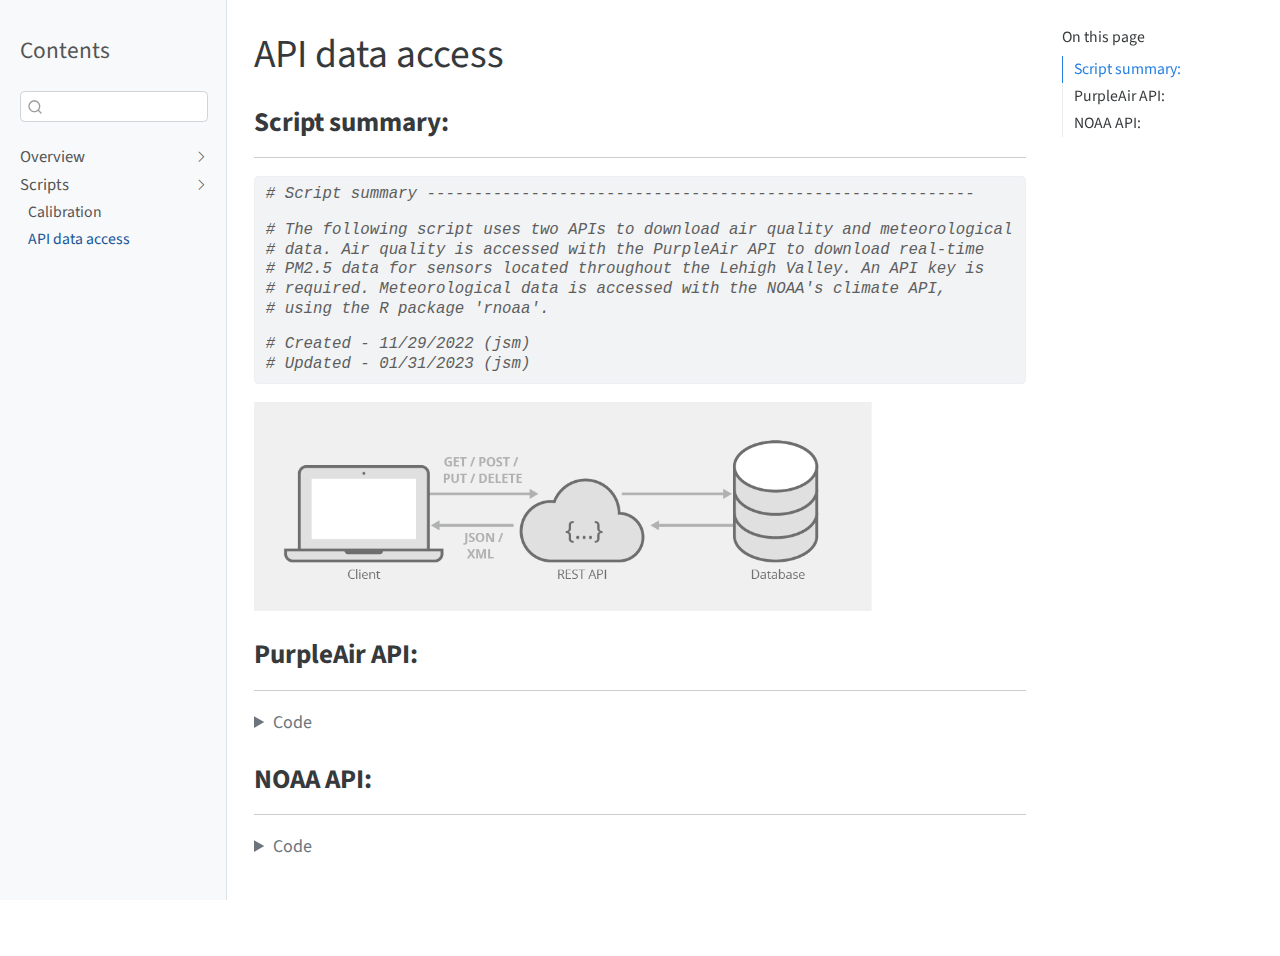
<file: docs/purpleairapi.html>
<!DOCTYPE html>
<html xmlns="http://www.w3.org/1999/xhtml" lang="en" xml:lang="en"><head>

<meta charset="utf-8">
<meta name="generator" content="quarto-1.1.251">

<meta name="viewport" content="width=device-width, initial-scale=1.0, user-scalable=yes">


<title>Contents - API data access</title>
<style>
code{white-space: pre-wrap;}
span.smallcaps{font-variant: small-caps;}
div.columns{display: flex; gap: min(4vw, 1.5em);}
div.column{flex: auto; overflow-x: auto;}
div.hanging-indent{margin-left: 1.5em; text-indent: -1.5em;}
ul.task-list{list-style: none;}
ul.task-list li input[type="checkbox"] {
  width: 0.8em;
  margin: 0 0.8em 0.2em -1.6em;
  vertical-align: middle;
}
pre > code.sourceCode { white-space: pre; position: relative; }
pre > code.sourceCode > span { display: inline-block; line-height: 1.25; }
pre > code.sourceCode > span:empty { height: 1.2em; }
.sourceCode { overflow: visible; }
code.sourceCode > span { color: inherit; text-decoration: inherit; }
div.sourceCode { margin: 1em 0; }
pre.sourceCode { margin: 0; }
@media screen {
div.sourceCode { overflow: auto; }
}
@media print {
pre > code.sourceCode { white-space: pre-wrap; }
pre > code.sourceCode > span { text-indent: -5em; padding-left: 5em; }
}
pre.numberSource code
  { counter-reset: source-line 0; }
pre.numberSource code > span
  { position: relative; left: -4em; counter-increment: source-line; }
pre.numberSource code > span > a:first-child::before
  { content: counter(source-line);
    position: relative; left: -1em; text-align: right; vertical-align: baseline;
    border: none; display: inline-block;
    -webkit-touch-callout: none; -webkit-user-select: none;
    -khtml-user-select: none; -moz-user-select: none;
    -ms-user-select: none; user-select: none;
    padding: 0 4px; width: 4em;
    color: #aaaaaa;
  }
pre.numberSource { margin-left: 3em; border-left: 1px solid #aaaaaa;  padding-left: 4px; }
div.sourceCode
  {   }
@media screen {
pre > code.sourceCode > span > a:first-child::before { text-decoration: underline; }
}
code span.al { color: #ff0000; font-weight: bold; } /* Alert */
code span.an { color: #60a0b0; font-weight: bold; font-style: italic; } /* Annotation */
code span.at { color: #7d9029; } /* Attribute */
code span.bn { color: #40a070; } /* BaseN */
code span.bu { color: #008000; } /* BuiltIn */
code span.cf { color: #007020; font-weight: bold; } /* ControlFlow */
code span.ch { color: #4070a0; } /* Char */
code span.cn { color: #880000; } /* Constant */
code span.co { color: #60a0b0; font-style: italic; } /* Comment */
code span.cv { color: #60a0b0; font-weight: bold; font-style: italic; } /* CommentVar */
code span.do { color: #ba2121; font-style: italic; } /* Documentation */
code span.dt { color: #902000; } /* DataType */
code span.dv { color: #40a070; } /* DecVal */
code span.er { color: #ff0000; font-weight: bold; } /* Error */
code span.ex { } /* Extension */
code span.fl { color: #40a070; } /* Float */
code span.fu { color: #06287e; } /* Function */
code span.im { color: #008000; font-weight: bold; } /* Import */
code span.in { color: #60a0b0; font-weight: bold; font-style: italic; } /* Information */
code span.kw { color: #007020; font-weight: bold; } /* Keyword */
code span.op { color: #666666; } /* Operator */
code span.ot { color: #007020; } /* Other */
code span.pp { color: #bc7a00; } /* Preprocessor */
code span.sc { color: #4070a0; } /* SpecialChar */
code span.ss { color: #bb6688; } /* SpecialString */
code span.st { color: #4070a0; } /* String */
code span.va { color: #19177c; } /* Variable */
code span.vs { color: #4070a0; } /* VerbatimString */
code span.wa { color: #60a0b0; font-weight: bold; font-style: italic; } /* Warning */
</style>


<script src="site_libs/quarto-nav/quarto-nav.js"></script>
<script src="site_libs/quarto-nav/headroom.min.js"></script>
<script src="site_libs/clipboard/clipboard.min.js"></script>
<script src="site_libs/quarto-search/autocomplete.umd.js"></script>
<script src="site_libs/quarto-search/fuse.min.js"></script>
<script src="site_libs/quarto-search/quarto-search.js"></script>
<meta name="quarto:offset" content="./">
<script src="site_libs/quarto-html/quarto.js"></script>
<script src="site_libs/quarto-html/popper.min.js"></script>
<script src="site_libs/quarto-html/tippy.umd.min.js"></script>
<script src="site_libs/quarto-html/anchor.min.js"></script>
<link href="site_libs/quarto-html/tippy.css" rel="stylesheet">
<link href="site_libs/quarto-html/quarto-syntax-highlighting.css" rel="stylesheet" id="quarto-text-highlighting-styles">
<script src="site_libs/bootstrap/bootstrap.min.js"></script>
<link href="site_libs/bootstrap/bootstrap-icons.css" rel="stylesheet">
<link href="site_libs/bootstrap/bootstrap.min.css" rel="stylesheet" id="quarto-bootstrap" data-mode="light">
<script id="quarto-search-options" type="application/json">{
  "location": "sidebar",
  "copy-button": false,
  "collapse-after": 3,
  "panel-placement": "start",
  "type": "textbox",
  "limit": 20,
  "language": {
    "search-no-results-text": "No results",
    "search-matching-documents-text": "matching documents",
    "search-copy-link-title": "Copy link to search",
    "search-hide-matches-text": "Hide additional matches",
    "search-more-match-text": "more match in this document",
    "search-more-matches-text": "more matches in this document",
    "search-clear-button-title": "Clear",
    "search-detached-cancel-button-title": "Cancel",
    "search-submit-button-title": "Submit"
  }
}</script>


<link rel="stylesheet" href="styles.css">
</head>

<body class="nav-sidebar docked">

<div id="quarto-search-results"></div>
  <header id="quarto-header" class="headroom fixed-top">
  <nav class="quarto-secondary-nav" data-bs-toggle="collapse" data-bs-target="#quarto-sidebar" aria-controls="quarto-sidebar" aria-expanded="false" aria-label="Toggle sidebar navigation" onclick="if (window.quartoToggleHeadroom) { window.quartoToggleHeadroom(); }">
    <div class="container-fluid d-flex justify-content-between">
      <h1 class="quarto-secondary-nav-title">API data access</h1>
      <button type="button" class="quarto-btn-toggle btn" aria-label="Show secondary navigation">
        <i class="bi bi-chevron-right"></i>
      </button>
    </div>
  </nav>
</header>
<!-- content -->
<div id="quarto-content" class="quarto-container page-columns page-rows-contents page-layout-article">
<!-- sidebar -->
  <nav id="quarto-sidebar" class="sidebar collapse sidebar-navigation docked overflow-auto">
    <div class="pt-lg-2 mt-2 text-left sidebar-header">
    <div class="sidebar-title mb-0 py-0">
      <a href="./">Contents</a> 
    </div>
      </div>
      <div class="mt-2 flex-shrink-0 align-items-center">
        <div class="sidebar-search">
        <div id="quarto-search" class="" title="Search"></div>
        </div>
      </div>
    <div class="sidebar-menu-container"> 
    <ul class="list-unstyled mt-1">
        <li class="sidebar-item sidebar-item-section">
      <div class="sidebar-item-container"> 
            <a class="sidebar-item-text sidebar-link text-start collapsed" data-bs-toggle="collapse" data-bs-target="#quarto-sidebar-section-1" aria-expanded="false">Overview</a>
          <a class="sidebar-item-toggle text-start collapsed" data-bs-toggle="collapse" data-bs-target="#quarto-sidebar-section-1" aria-expanded="false">
            <i class="bi bi-chevron-right ms-2"></i>
          </a> 
      </div>
      <ul id="quarto-sidebar-section-1" class="collapse list-unstyled sidebar-section depth1 ">  
          <li class="sidebar-item">
  <div class="sidebar-item-container"> 
  <a href="./index.html" class="sidebar-item-text sidebar-link">Lehigh Valley Air Quality</a>
  </div>
</li>
      </ul>
  </li>
        <li class="sidebar-item sidebar-item-section">
      <div class="sidebar-item-container"> 
            <a class="sidebar-item-text sidebar-link text-start" data-bs-toggle="collapse" data-bs-target="#quarto-sidebar-section-2" aria-expanded="true">Scripts</a>
          <a class="sidebar-item-toggle text-start" data-bs-toggle="collapse" data-bs-target="#quarto-sidebar-section-2" aria-expanded="true">
            <i class="bi bi-chevron-right ms-2"></i>
          </a> 
      </div>
      <ul id="quarto-sidebar-section-2" class="collapse list-unstyled sidebar-section depth1 show">  
          <li class="sidebar-item">
  <div class="sidebar-item-container"> 
  <a href="./calibration.html" class="sidebar-item-text sidebar-link">Calibration</a>
  </div>
</li>
          <li class="sidebar-item">
  <div class="sidebar-item-container"> 
  <a href="./purpleairapi.html" class="sidebar-item-text sidebar-link active">API data access</a>
  </div>
</li>
      </ul>
  </li>
    </ul>
    </div>
</nav>
<!-- margin-sidebar -->
    <div id="quarto-margin-sidebar" class="sidebar margin-sidebar">
        <nav id="TOC" role="doc-toc" class="toc-active">
    <h2 id="toc-title">On this page</h2>
   
  <ul>
  <li><a href="#script-summary" id="toc-script-summary" class="nav-link active" data-scroll-target="#script-summary"><strong>Script summary:</strong></a></li>
  <li><a href="#purpleair-api" id="toc-purpleair-api" class="nav-link" data-scroll-target="#purpleair-api"><strong>PurpleAir API:</strong></a></li>
  <li><a href="#noaa-api" id="toc-noaa-api" class="nav-link" data-scroll-target="#noaa-api"><strong>NOAA API:</strong></a></li>
  </ul>
</nav>
    </div>
<!-- main -->
<main class="content" id="quarto-document-content">

<header id="title-block-header" class="quarto-title-block default">
<div class="quarto-title">
<h1 class="title d-none d-lg-block">API data access</h1>
</div>



<div class="quarto-title-meta">

    
    
  </div>
  

</header>

<style>
  pre {
    background-color: lightyellow;
    white-space: pre-wrap;
    line-height: 100%;
  }
</style>
<section id="script-summary" class="level3">
<h3 class="anchored" data-anchor-id="script-summary"><strong>Script summary:</strong></h3>
<hr>
<div class="cell">
<div class="sourceCode cell-code" id="cb1"><pre class="sourceCode r code-with-copy"><code class="sourceCode r"><span id="cb1-1"><a href="#cb1-1" aria-hidden="true" tabindex="-1"></a><span class="co"># Script summary ----------------------------------------------------------</span></span>
<span id="cb1-2"><a href="#cb1-2" aria-hidden="true" tabindex="-1"></a></span>
<span id="cb1-3"><a href="#cb1-3" aria-hidden="true" tabindex="-1"></a><span class="co"># The following script uses two APIs to download air quality and meteorological </span></span>
<span id="cb1-4"><a href="#cb1-4" aria-hidden="true" tabindex="-1"></a><span class="co"># data. Air quality is accessed with the PurpleAir API to download real-time </span></span>
<span id="cb1-5"><a href="#cb1-5" aria-hidden="true" tabindex="-1"></a><span class="co"># PM2.5 data for sensors located throughout the Lehigh Valley. An API key is </span></span>
<span id="cb1-6"><a href="#cb1-6" aria-hidden="true" tabindex="-1"></a><span class="co"># required. Meteorological data is accessed with the NOAA's climate API,</span></span>
<span id="cb1-7"><a href="#cb1-7" aria-hidden="true" tabindex="-1"></a><span class="co"># using the R package 'rnoaa'.</span></span>
<span id="cb1-8"><a href="#cb1-8" aria-hidden="true" tabindex="-1"></a></span>
<span id="cb1-9"><a href="#cb1-9" aria-hidden="true" tabindex="-1"></a><span class="co"># Created - 11/29/2022 (jsm)</span></span>
<span id="cb1-10"><a href="#cb1-10" aria-hidden="true" tabindex="-1"></a><span class="co"># Updated - 01/31/2023 (jsm)</span></span></code><button title="Copy to Clipboard" class="code-copy-button"><i class="bi"></i></button></pre></div>
</div>
<p><img src="images/rest_api.png" class="img-fluid" style="width:80.0%"></p>
</section>
<section id="purpleair-api" class="level3">
<h3 class="anchored" data-anchor-id="purpleair-api"><strong>PurpleAir API:</strong></h3>
<hr>
<div class="cell">
<details>
<summary>Code</summary>
<div class="sourceCode cell-code" id="cb2"><pre class="sourceCode r code-with-copy"><code class="sourceCode r"><span id="cb2-1"><a href="#cb2-1" aria-hidden="true" tabindex="-1"></a><span class="co"># Install and load required packages --------------------------------------</span></span>
<span id="cb2-2"><a href="#cb2-2" aria-hidden="true" tabindex="-1"></a>pacman<span class="sc">::</span><span class="fu">p_load</span>(jsonlite,tidyverse,lubridate)</span>
<span id="cb2-3"><a href="#cb2-3" aria-hidden="true" tabindex="-1"></a></span>
<span id="cb2-4"><a href="#cb2-4" aria-hidden="true" tabindex="-1"></a><span class="co"># AQI function ------------------------------------------------------------</span></span>
<span id="cb2-5"><a href="#cb2-5" aria-hidden="true" tabindex="-1"></a><span class="co"># Function to convert pm2.5 to AQI</span></span>
<span id="cb2-6"><a href="#cb2-6" aria-hidden="true" tabindex="-1"></a>aqi <span class="ot">&lt;-</span> <span class="cf">function</span>(conc){</span>
<span id="cb2-7"><a href="#cb2-7" aria-hidden="true" tabindex="-1"></a>  concL <span class="ot">&lt;-</span> <span class="fu">case_when</span>(</span>
<span id="cb2-8"><a href="#cb2-8" aria-hidden="true" tabindex="-1"></a>    <span class="fu">between</span>(conc,<span class="dv">0</span>,<span class="dv">12</span>) <span class="sc">~</span> <span class="dv">0</span>,</span>
<span id="cb2-9"><a href="#cb2-9" aria-hidden="true" tabindex="-1"></a>    <span class="fu">between</span>(conc,<span class="fl">12.1</span>,<span class="fl">35.4</span>) <span class="sc">~</span> <span class="fl">12.1</span>,</span>
<span id="cb2-10"><a href="#cb2-10" aria-hidden="true" tabindex="-1"></a>    <span class="fu">between</span>(conc,<span class="fl">35.5</span>,<span class="fl">55.4</span>) <span class="sc">~</span> <span class="fl">35.5</span>,</span>
<span id="cb2-11"><a href="#cb2-11" aria-hidden="true" tabindex="-1"></a>    <span class="fu">between</span>(conc,<span class="fl">55.5</span>,<span class="fl">150.4</span>) <span class="sc">~</span> <span class="fl">55.5</span>,</span>
<span id="cb2-12"><a href="#cb2-12" aria-hidden="true" tabindex="-1"></a>    <span class="fu">between</span>(conc,<span class="fl">150.5</span>,<span class="fl">250.4</span>) <span class="sc">~</span> <span class="fl">150.5</span>,</span>
<span id="cb2-13"><a href="#cb2-13" aria-hidden="true" tabindex="-1"></a>    <span class="cn">TRUE</span> <span class="sc">~</span> <span class="fl">250.5</span>)</span>
<span id="cb2-14"><a href="#cb2-14" aria-hidden="true" tabindex="-1"></a>  </span>
<span id="cb2-15"><a href="#cb2-15" aria-hidden="true" tabindex="-1"></a>  concH <span class="ot">&lt;-</span> <span class="fu">case_when</span>(</span>
<span id="cb2-16"><a href="#cb2-16" aria-hidden="true" tabindex="-1"></a>    <span class="fu">between</span>(conc,<span class="dv">0</span>,<span class="dv">12</span>) <span class="sc">~</span> <span class="dv">12</span>,</span>
<span id="cb2-17"><a href="#cb2-17" aria-hidden="true" tabindex="-1"></a>    <span class="fu">between</span>(conc,<span class="fl">12.1</span>,<span class="fl">35.4</span>) <span class="sc">~</span> <span class="fl">35.4</span>,</span>
<span id="cb2-18"><a href="#cb2-18" aria-hidden="true" tabindex="-1"></a>    <span class="fu">between</span>(conc,<span class="fl">35.5</span>,<span class="fl">55.4</span>) <span class="sc">~</span> <span class="fl">55.4</span>,</span>
<span id="cb2-19"><a href="#cb2-19" aria-hidden="true" tabindex="-1"></a>    <span class="fu">between</span>(conc,<span class="fl">55.5</span>,<span class="fl">150.4</span>) <span class="sc">~</span> <span class="fl">150.4</span>,</span>
<span id="cb2-20"><a href="#cb2-20" aria-hidden="true" tabindex="-1"></a>    <span class="fu">between</span>(conc,<span class="fl">150.5</span>,<span class="fl">250.4</span>) <span class="sc">~</span> <span class="fl">250.4</span>,</span>
<span id="cb2-21"><a href="#cb2-21" aria-hidden="true" tabindex="-1"></a>    <span class="cn">TRUE</span> <span class="sc">~</span> <span class="fl">500.4</span>)</span>
<span id="cb2-22"><a href="#cb2-22" aria-hidden="true" tabindex="-1"></a>  </span>
<span id="cb2-23"><a href="#cb2-23" aria-hidden="true" tabindex="-1"></a>  aqiL <span class="ot">&lt;-</span> <span class="fu">case_when</span>(</span>
<span id="cb2-24"><a href="#cb2-24" aria-hidden="true" tabindex="-1"></a>    <span class="fu">between</span>(conc,<span class="dv">0</span>,<span class="dv">12</span>) <span class="sc">~</span> <span class="dv">0</span>,</span>
<span id="cb2-25"><a href="#cb2-25" aria-hidden="true" tabindex="-1"></a>    <span class="fu">between</span>(conc,<span class="fl">12.1</span>,<span class="fl">35.4</span>) <span class="sc">~</span> <span class="dv">51</span>,</span>
<span id="cb2-26"><a href="#cb2-26" aria-hidden="true" tabindex="-1"></a>    <span class="fu">between</span>(conc,<span class="fl">35.5</span>,<span class="fl">55.4</span>) <span class="sc">~</span> <span class="dv">101</span>,</span>
<span id="cb2-27"><a href="#cb2-27" aria-hidden="true" tabindex="-1"></a>    <span class="fu">between</span>(conc,<span class="fl">55.5</span>,<span class="fl">150.4</span>) <span class="sc">~</span> <span class="dv">151</span>,</span>
<span id="cb2-28"><a href="#cb2-28" aria-hidden="true" tabindex="-1"></a>    <span class="fu">between</span>(conc,<span class="fl">150.5</span>,<span class="fl">250.4</span>) <span class="sc">~</span> <span class="dv">201</span>,</span>
<span id="cb2-29"><a href="#cb2-29" aria-hidden="true" tabindex="-1"></a>    <span class="cn">TRUE</span> <span class="sc">~</span> <span class="dv">301</span>)</span>
<span id="cb2-30"><a href="#cb2-30" aria-hidden="true" tabindex="-1"></a>  </span>
<span id="cb2-31"><a href="#cb2-31" aria-hidden="true" tabindex="-1"></a>  aqiH <span class="ot">&lt;-</span> <span class="fu">case_when</span>(</span>
<span id="cb2-32"><a href="#cb2-32" aria-hidden="true" tabindex="-1"></a>    <span class="fu">between</span>(conc,<span class="dv">0</span>,<span class="dv">12</span>) <span class="sc">~</span> <span class="dv">50</span>,</span>
<span id="cb2-33"><a href="#cb2-33" aria-hidden="true" tabindex="-1"></a>    <span class="fu">between</span>(conc,<span class="fl">12.1</span>,<span class="fl">35.4</span>) <span class="sc">~</span> <span class="dv">100</span>,</span>
<span id="cb2-34"><a href="#cb2-34" aria-hidden="true" tabindex="-1"></a>    <span class="fu">between</span>(conc,<span class="fl">35.5</span>,<span class="fl">55.4</span>) <span class="sc">~</span> <span class="dv">150</span>,</span>
<span id="cb2-35"><a href="#cb2-35" aria-hidden="true" tabindex="-1"></a>    <span class="fu">between</span>(conc,<span class="fl">55.5</span>,<span class="fl">150.4</span>) <span class="sc">~</span> <span class="dv">200</span>,</span>
<span id="cb2-36"><a href="#cb2-36" aria-hidden="true" tabindex="-1"></a>    <span class="fu">between</span>(conc,<span class="fl">150.5</span>,<span class="fl">250.4</span>) <span class="sc">~</span> <span class="dv">300</span>,</span>
<span id="cb2-37"><a href="#cb2-37" aria-hidden="true" tabindex="-1"></a>    <span class="cn">TRUE</span> <span class="sc">~</span> <span class="dv">500</span>)</span>
<span id="cb2-38"><a href="#cb2-38" aria-hidden="true" tabindex="-1"></a>  </span>
<span id="cb2-39"><a href="#cb2-39" aria-hidden="true" tabindex="-1"></a>  aqi <span class="ot">&lt;-</span> (((aqiH<span class="sc">-</span>aqiL)<span class="sc">/</span>(concH<span class="sc">-</span>concL)) <span class="sc">*</span> (conc<span class="sc">-</span>concL)) <span class="sc">+</span> aqiL</span>
<span id="cb2-40"><a href="#cb2-40" aria-hidden="true" tabindex="-1"></a>  </span>
<span id="cb2-41"><a href="#cb2-41" aria-hidden="true" tabindex="-1"></a>  <span class="fu">return</span>(aqi)</span>
<span id="cb2-42"><a href="#cb2-42" aria-hidden="true" tabindex="-1"></a>}</span>
<span id="cb2-43"><a href="#cb2-43" aria-hidden="true" tabindex="-1"></a></span>
<span id="cb2-44"><a href="#cb2-44" aria-hidden="true" tabindex="-1"></a><span class="co"># PurpleAir data API call -------------------------------------------------</span></span>
<span id="cb2-45"><a href="#cb2-45" aria-hidden="true" tabindex="-1"></a><span class="co"># Set base url for PurpleAir API</span></span>
<span id="cb2-46"><a href="#cb2-46" aria-hidden="true" tabindex="-1"></a><span class="co"># Currently using the group option to download data for all sensors in the</span></span>
<span id="cb2-47"><a href="#cb2-47" aria-hidden="true" tabindex="-1"></a><span class="co"># Lehigh Valley area. Another option is to search geographically.</span></span>
<span id="cb2-48"><a href="#cb2-48" aria-hidden="true" tabindex="-1"></a><span class="co"># Set bounding box to search for sensors around Bethlehem</span></span>
<span id="cb2-49"><a href="#cb2-49" aria-hidden="true" tabindex="-1"></a><span class="co">#location &lt;- '&amp;nwlng=-75.500&amp;nwlat=40.688&amp;selng=-75.280&amp;selat=40.531&amp;location_type=0'</span></span>
<span id="cb2-50"><a href="#cb2-50" aria-hidden="true" tabindex="-1"></a>base.url <span class="ot">&lt;-</span> <span class="st">'https://api.purpleair.com/v1/groups/1294/members?api_key='</span></span>
<span id="cb2-51"><a href="#cb2-51" aria-hidden="true" tabindex="-1"></a></span>
<span id="cb2-52"><a href="#cb2-52" aria-hidden="true" tabindex="-1"></a><span class="co"># Grab API key from R environment file</span></span>
<span id="cb2-53"><a href="#cb2-53" aria-hidden="true" tabindex="-1"></a><span class="fu">readRenviron</span>(<span class="st">'C:/R/projects/purpleair/.Renviron'</span>)</span>
<span id="cb2-54"><a href="#cb2-54" aria-hidden="true" tabindex="-1"></a>api.key  <span class="ot">&lt;-</span> <span class="fu">Sys.getenv</span>(<span class="st">'purpleair_token'</span>)</span>
<span id="cb2-55"><a href="#cb2-55" aria-hidden="true" tabindex="-1"></a></span>
<span id="cb2-56"><a href="#cb2-56" aria-hidden="true" tabindex="-1"></a><span class="co"># Set variables to query</span></span>
<span id="cb2-57"><a href="#cb2-57" aria-hidden="true" tabindex="-1"></a><span class="co"># Full list of variables found here: https://api.purpleair.com/#api-sensors-get-sensors-data</span></span>
<span id="cb2-58"><a href="#cb2-58" aria-hidden="true" tabindex="-1"></a>fields   <span class="ot">&lt;-</span> <span class="fu">c</span>(<span class="st">'name'</span>,</span>
<span id="cb2-59"><a href="#cb2-59" aria-hidden="true" tabindex="-1"></a>              <span class="st">'latitude'</span>,</span>
<span id="cb2-60"><a href="#cb2-60" aria-hidden="true" tabindex="-1"></a>              <span class="st">'longitude'</span>,</span>
<span id="cb2-61"><a href="#cb2-61" aria-hidden="true" tabindex="-1"></a>              <span class="st">'date_created'</span>,</span>
<span id="cb2-62"><a href="#cb2-62" aria-hidden="true" tabindex="-1"></a>              <span class="st">'last_seen'</span>,</span>
<span id="cb2-63"><a href="#cb2-63" aria-hidden="true" tabindex="-1"></a>              <span class="st">'humidity'</span>,</span>
<span id="cb2-64"><a href="#cb2-64" aria-hidden="true" tabindex="-1"></a>              <span class="st">'temperature'</span>,</span>
<span id="cb2-65"><a href="#cb2-65" aria-hidden="true" tabindex="-1"></a>              <span class="st">'pressure'</span>,</span>
<span id="cb2-66"><a href="#cb2-66" aria-hidden="true" tabindex="-1"></a>              <span class="st">'pm2.5'</span>,</span>
<span id="cb2-67"><a href="#cb2-67" aria-hidden="true" tabindex="-1"></a>              <span class="st">'pm2.5_10minute'</span>,</span>
<span id="cb2-68"><a href="#cb2-68" aria-hidden="true" tabindex="-1"></a>              <span class="st">'pm2.5_60minute'</span>,</span>
<span id="cb2-69"><a href="#cb2-69" aria-hidden="true" tabindex="-1"></a>              <span class="st">'pm2.5_1week'</span>)</span>
<span id="cb2-70"><a href="#cb2-70" aria-hidden="true" tabindex="-1"></a></span>
<span id="cb2-71"><a href="#cb2-71" aria-hidden="true" tabindex="-1"></a><span class="co"># Create url query string for API call</span></span>
<span id="cb2-72"><a href="#cb2-72" aria-hidden="true" tabindex="-1"></a>url <span class="ot">&lt;-</span> <span class="fu">paste0</span>(</span>
<span id="cb2-73"><a href="#cb2-73" aria-hidden="true" tabindex="-1"></a>  base.url, api.key, <span class="st">'&amp;'</span>, <span class="st">'fields='</span>, <span class="fu">paste</span>(fields, <span class="at">collapse =</span> <span class="st">'%2C'</span>), <span class="st">'&amp;location_type=0'</span>)</span>
<span id="cb2-74"><a href="#cb2-74" aria-hidden="true" tabindex="-1"></a></span>
<span id="cb2-75"><a href="#cb2-75" aria-hidden="true" tabindex="-1"></a><span class="co"># Read .json file returned by API call</span></span>
<span id="cb2-76"><a href="#cb2-76" aria-hidden="true" tabindex="-1"></a>pa.json <span class="ot">&lt;-</span> <span class="fu">fromJSON</span>(url)</span>
<span id="cb2-77"><a href="#cb2-77" aria-hidden="true" tabindex="-1"></a></span>
<span id="cb2-78"><a href="#cb2-78" aria-hidden="true" tabindex="-1"></a>pa.df <span class="ot">&lt;-</span> <span class="fu">data.frame</span>(pa.json<span class="sc">$</span>data)</span>
<span id="cb2-79"><a href="#cb2-79" aria-hidden="true" tabindex="-1"></a>names <span class="ot">&lt;-</span> <span class="fu">tibble</span>(<span class="at">label=</span>pa.json<span class="sc">$</span>fields)</span>
<span id="cb2-80"><a href="#cb2-80" aria-hidden="true" tabindex="-1"></a></span>
<span id="cb2-81"><a href="#cb2-81" aria-hidden="true" tabindex="-1"></a>pa.df <span class="ot">&lt;-</span> pa.df <span class="sc">|&gt;</span> </span>
<span id="cb2-82"><a href="#cb2-82" aria-hidden="true" tabindex="-1"></a>  <span class="fu">rename_all</span>(<span class="sc">~</span>names <span class="sc">|&gt;</span> <span class="fu">pull</span>(label)) <span class="sc">|&gt;</span></span>
<span id="cb2-83"><a href="#cb2-83" aria-hidden="true" tabindex="-1"></a>  <span class="fu">mutate_at</span>(<span class="fu">c</span>(<span class="dv">1</span><span class="sc">:</span><span class="dv">3</span>,<span class="dv">5</span><span class="sc">:</span><span class="dv">13</span>), as.numeric) <span class="sc">|&gt;</span></span>
<span id="cb2-84"><a href="#cb2-84" aria-hidden="true" tabindex="-1"></a>  <span class="fu">mutate</span>(<span class="at">aqi=</span><span class="fu">round</span>(<span class="fu">aqi</span>(pm2<span class="fl">.5</span>),<span class="dv">0</span>),</span>
<span id="cb2-85"><a href="#cb2-85" aria-hidden="true" tabindex="-1"></a>         <span class="at">aqi_10=</span><span class="fu">round</span>(<span class="fu">aqi</span>(pm2<span class="fl">.5</span>_10minute),<span class="dv">0</span>),</span>
<span id="cb2-86"><a href="#cb2-86" aria-hidden="true" tabindex="-1"></a>         <span class="at">aqi_60=</span><span class="fu">round</span>(<span class="fu">aqi</span>(pm2<span class="fl">.5</span>_60minute),<span class="dv">0</span>),</span>
<span id="cb2-87"><a href="#cb2-87" aria-hidden="true" tabindex="-1"></a>         <span class="at">aqi_1wk=</span><span class="fu">round</span>(<span class="fu">aqi</span>(pm2<span class="fl">.5</span>_1week),<span class="dv">0</span>)) <span class="sc">|&gt;</span></span>
<span id="cb2-88"><a href="#cb2-88" aria-hidden="true" tabindex="-1"></a>  <span class="fu">rename</span>(<span class="at">snsr_nd=</span><span class="dv">1</span>,</span>
<span id="cb2-89"><a href="#cb2-89" aria-hidden="true" tabindex="-1"></a>         <span class="at">dt_crtd=</span><span class="dv">2</span>,</span>
<span id="cb2-90"><a href="#cb2-90" aria-hidden="true" tabindex="-1"></a>         <span class="at">last_sn=</span><span class="dv">3</span>,</span>
<span id="cb2-91"><a href="#cb2-91" aria-hidden="true" tabindex="-1"></a>         <span class="at">name=</span><span class="dv">4</span>,</span>
<span id="cb2-92"><a href="#cb2-92" aria-hidden="true" tabindex="-1"></a>         <span class="at">pm25=</span><span class="dv">10</span>,</span>
<span id="cb2-93"><a href="#cb2-93" aria-hidden="true" tabindex="-1"></a>         <span class="at">pm25_10=</span><span class="dv">11</span>,</span>
<span id="cb2-94"><a href="#cb2-94" aria-hidden="true" tabindex="-1"></a>         <span class="at">pm25_60=</span><span class="dv">12</span>,</span>
<span id="cb2-95"><a href="#cb2-95" aria-hidden="true" tabindex="-1"></a>         <span class="at">pm25_1wk=</span><span class="dv">13</span>)</span></code><button title="Copy to Clipboard" class="code-copy-button"><i class="bi"></i></button></pre></div>
</details>
</div>
</section>
<section id="noaa-api" class="level3">
<h3 class="anchored" data-anchor-id="noaa-api"><strong>NOAA API:</strong></h3>
<hr>
<div class="cell">
<details>
<summary>Code</summary>
<div class="sourceCode cell-code" id="cb3"><pre class="sourceCode r code-with-copy"><code class="sourceCode r"><span id="cb3-1"><a href="#cb3-1" aria-hidden="true" tabindex="-1"></a><span class="co"># Install and load required packages --------------------------------------</span></span>
<span id="cb3-2"><a href="#cb3-2" aria-hidden="true" tabindex="-1"></a>pacman<span class="sc">::</span><span class="fu">p_load</span>(rnoaa)</span>
<span id="cb3-3"><a href="#cb3-3" aria-hidden="true" tabindex="-1"></a></span>
<span id="cb3-4"><a href="#cb3-4" aria-hidden="true" tabindex="-1"></a><span class="co"># Download daily NOAA data for Lehigh Valley airport</span></span>
<span id="cb3-5"><a href="#cb3-5" aria-hidden="true" tabindex="-1"></a>noaa <span class="ot">&lt;-</span> <span class="fu">meteo_tidy_ghcnd</span>(</span>
<span id="cb3-6"><a href="#cb3-6" aria-hidden="true" tabindex="-1"></a>    <span class="at">stationid=</span><span class="st">'USW00014737'</span>,</span>
<span id="cb3-7"><a href="#cb3-7" aria-hidden="true" tabindex="-1"></a>    <span class="at">var=</span><span class="fu">c</span>(<span class="st">'prcp'</span>,<span class="st">'tavg'</span>,<span class="st">'tmax'</span>,<span class="st">'tmin'</span>,<span class="st">'snow'</span>,<span class="st">'snwd'</span>)</span>
<span id="cb3-8"><a href="#cb3-8" aria-hidden="true" tabindex="-1"></a>)</span>
<span id="cb3-9"><a href="#cb3-9" aria-hidden="true" tabindex="-1"></a></span>
<span id="cb3-10"><a href="#cb3-10" aria-hidden="true" tabindex="-1"></a>noaa <span class="ot">&lt;-</span> noaa <span class="sc">|&gt;</span>  <span class="fu">drop_na</span>(tmax)</span></code><button title="Copy to Clipboard" class="code-copy-button"><i class="bi"></i></button></pre></div>
</details>
</div>


</section>

</main> <!-- /main -->
<script id="quarto-html-after-body" type="application/javascript">
window.document.addEventListener("DOMContentLoaded", function (event) {
  const toggleBodyColorMode = (bsSheetEl) => {
    const mode = bsSheetEl.getAttribute("data-mode");
    const bodyEl = window.document.querySelector("body");
    if (mode === "dark") {
      bodyEl.classList.add("quarto-dark");
      bodyEl.classList.remove("quarto-light");
    } else {
      bodyEl.classList.add("quarto-light");
      bodyEl.classList.remove("quarto-dark");
    }
  }
  const toggleBodyColorPrimary = () => {
    const bsSheetEl = window.document.querySelector("link#quarto-bootstrap");
    if (bsSheetEl) {
      toggleBodyColorMode(bsSheetEl);
    }
  }
  toggleBodyColorPrimary();  
  const icon = "";
  const anchorJS = new window.AnchorJS();
  anchorJS.options = {
    placement: 'right',
    icon: icon
  };
  anchorJS.add('.anchored');
  const clipboard = new window.ClipboardJS('.code-copy-button', {
    target: function(trigger) {
      return trigger.previousElementSibling;
    }
  });
  clipboard.on('success', function(e) {
    // button target
    const button = e.trigger;
    // don't keep focus
    button.blur();
    // flash "checked"
    button.classList.add('code-copy-button-checked');
    var currentTitle = button.getAttribute("title");
    button.setAttribute("title", "Copied!");
    setTimeout(function() {
      button.setAttribute("title", currentTitle);
      button.classList.remove('code-copy-button-checked');
    }, 1000);
    // clear code selection
    e.clearSelection();
  });
  function tippyHover(el, contentFn) {
    const config = {
      allowHTML: true,
      content: contentFn,
      maxWidth: 500,
      delay: 100,
      arrow: false,
      appendTo: function(el) {
          return el.parentElement;
      },
      interactive: true,
      interactiveBorder: 10,
      theme: 'quarto',
      placement: 'bottom-start'
    };
    window.tippy(el, config); 
  }
  const noterefs = window.document.querySelectorAll('a[role="doc-noteref"]');
  for (var i=0; i<noterefs.length; i++) {
    const ref = noterefs[i];
    tippyHover(ref, function() {
      // use id or data attribute instead here
      let href = ref.getAttribute('data-footnote-href') || ref.getAttribute('href');
      try { href = new URL(href).hash; } catch {}
      const id = href.replace(/^#\/?/, "");
      const note = window.document.getElementById(id);
      return note.innerHTML;
    });
  }
  var bibliorefs = window.document.querySelectorAll('a[role="doc-biblioref"]');
  for (var i=0; i<bibliorefs.length; i++) {
    const ref = bibliorefs[i];
    const cites = ref.parentNode.getAttribute('data-cites').split(' ');
    tippyHover(ref, function() {
      var popup = window.document.createElement('div');
      cites.forEach(function(cite) {
        var citeDiv = window.document.createElement('div');
        citeDiv.classList.add('hanging-indent');
        citeDiv.classList.add('csl-entry');
        var biblioDiv = window.document.getElementById('ref-' + cite);
        if (biblioDiv) {
          citeDiv.innerHTML = biblioDiv.innerHTML;
        }
        popup.appendChild(citeDiv);
      });
      return popup.innerHTML;
    });
  }
});
</script>
</div> <!-- /content -->



</body></html>
</file>
<file: docs/site_libs/quarto-html/tippy.css>
.tippy-box[data-animation=fade][data-state=hidden]{opacity:0}[data-tippy-root]{max-width:calc(100vw - 10px)}.tippy-box{position:relative;background-color:#333;color:#fff;border-radius:4px;font-size:14px;line-height:1.4;white-space:normal;outline:0;transition-property:transform,visibility,opacity}.tippy-box[data-placement^=top]>.tippy-arrow{bottom:0}.tippy-box[data-placement^=top]>.tippy-arrow:before{bottom:-7px;left:0;border-width:8px 8px 0;border-top-color:initial;transform-origin:center top}.tippy-box[data-placement^=bottom]>.tippy-arrow{top:0}.tippy-box[data-placement^=bottom]>.tippy-arrow:before{top:-7px;left:0;border-width:0 8px 8px;border-bottom-color:initial;transform-origin:center bottom}.tippy-box[data-placement^=left]>.tippy-arrow{right:0}.tippy-box[data-placement^=left]>.tippy-arrow:before{border-width:8px 0 8px 8px;border-left-color:initial;right:-7px;transform-origin:center left}.tippy-box[data-placement^=right]>.tippy-arrow{left:0}.tippy-box[data-placement^=right]>.tippy-arrow:before{left:-7px;border-width:8px 8px 8px 0;border-right-color:initial;transform-origin:center right}.tippy-box[data-inertia][data-state=visible]{transition-timing-function:cubic-bezier(.54,1.5,.38,1.11)}.tippy-arrow{width:16px;height:16px;color:#333}.tippy-arrow:before{content:"";position:absolute;border-color:transparent;border-style:solid}.tippy-content{position:relative;padding:5px 9px;z-index:1}
</file>
<file: docs/site_libs/quarto-html/quarto-syntax-highlighting.css>
/* quarto syntax highlight colors */
:root {
  --quarto-hl-ot-color: #003B4F;
  --quarto-hl-at-color: #657422;
  --quarto-hl-ss-color: #20794D;
  --quarto-hl-an-color: #5E5E5E;
  --quarto-hl-fu-color: #4758AB;
  --quarto-hl-st-color: #20794D;
  --quarto-hl-cf-color: #003B4F;
  --quarto-hl-op-color: #5E5E5E;
  --quarto-hl-er-color: #AD0000;
  --quarto-hl-bn-color: #AD0000;
  --quarto-hl-al-color: #AD0000;
  --quarto-hl-va-color: #111111;
  --quarto-hl-bu-color: inherit;
  --quarto-hl-ex-color: inherit;
  --quarto-hl-pp-color: #AD0000;
  --quarto-hl-in-color: #5E5E5E;
  --quarto-hl-vs-color: #20794D;
  --quarto-hl-wa-color: #5E5E5E;
  --quarto-hl-do-color: #5E5E5E;
  --quarto-hl-im-color: #00769E;
  --quarto-hl-ch-color: #20794D;
  --quarto-hl-dt-color: #AD0000;
  --quarto-hl-fl-color: #AD0000;
  --quarto-hl-co-color: #5E5E5E;
  --quarto-hl-cv-color: #5E5E5E;
  --quarto-hl-cn-color: #8f5902;
  --quarto-hl-sc-color: #5E5E5E;
  --quarto-hl-dv-color: #AD0000;
  --quarto-hl-kw-color: #003B4F;
}

/* other quarto variables */
:root {
  --quarto-font-monospace: SFMono-Regular, Menlo, Monaco, Consolas, "Liberation Mono", "Courier New", monospace;
}

pre > code.sourceCode > span {
  color: #003B4F;
}

code span {
  color: #003B4F;
}

code.sourceCode > span {
  color: #003B4F;
}

div.sourceCode,
div.sourceCode pre.sourceCode {
  color: #003B4F;
}

code span.ot {
  color: #003B4F;
}

code span.at {
  color: #657422;
}

code span.ss {
  color: #20794D;
}

code span.an {
  color: #5E5E5E;
}

code span.fu {
  color: #4758AB;
}

code span.st {
  color: #20794D;
}

code span.cf {
  color: #003B4F;
}

code span.op {
  color: #5E5E5E;
}

code span.er {
  color: #AD0000;
}

code span.bn {
  color: #AD0000;
}

code span.al {
  color: #AD0000;
}

code span.va {
  color: #111111;
}

code span.pp {
  color: #AD0000;
}

code span.in {
  color: #5E5E5E;
}

code span.vs {
  color: #20794D;
}

code span.wa {
  color: #5E5E5E;
  font-style: italic;
}

code span.do {
  color: #5E5E5E;
  font-style: italic;
}

code span.im {
  color: #00769E;
}

code span.ch {
  color: #20794D;
}

code span.dt {
  color: #AD0000;
}

code span.fl {
  color: #AD0000;
}

code span.co {
  color: #5E5E5E;
}

code span.cv {
  color: #5E5E5E;
  font-style: italic;
}

code span.cn {
  color: #8f5902;
}

code span.sc {
  color: #5E5E5E;
}

code span.dv {
  color: #AD0000;
}

code span.kw {
  color: #003B4F;
}

.prevent-inlining {
  content: "</";
}

/*# sourceMappingURL=debc5d5d77c3f9108843748ff7464032.css.map */
</file>
<file: docs/styles.css>
/* css styles */
</file>
